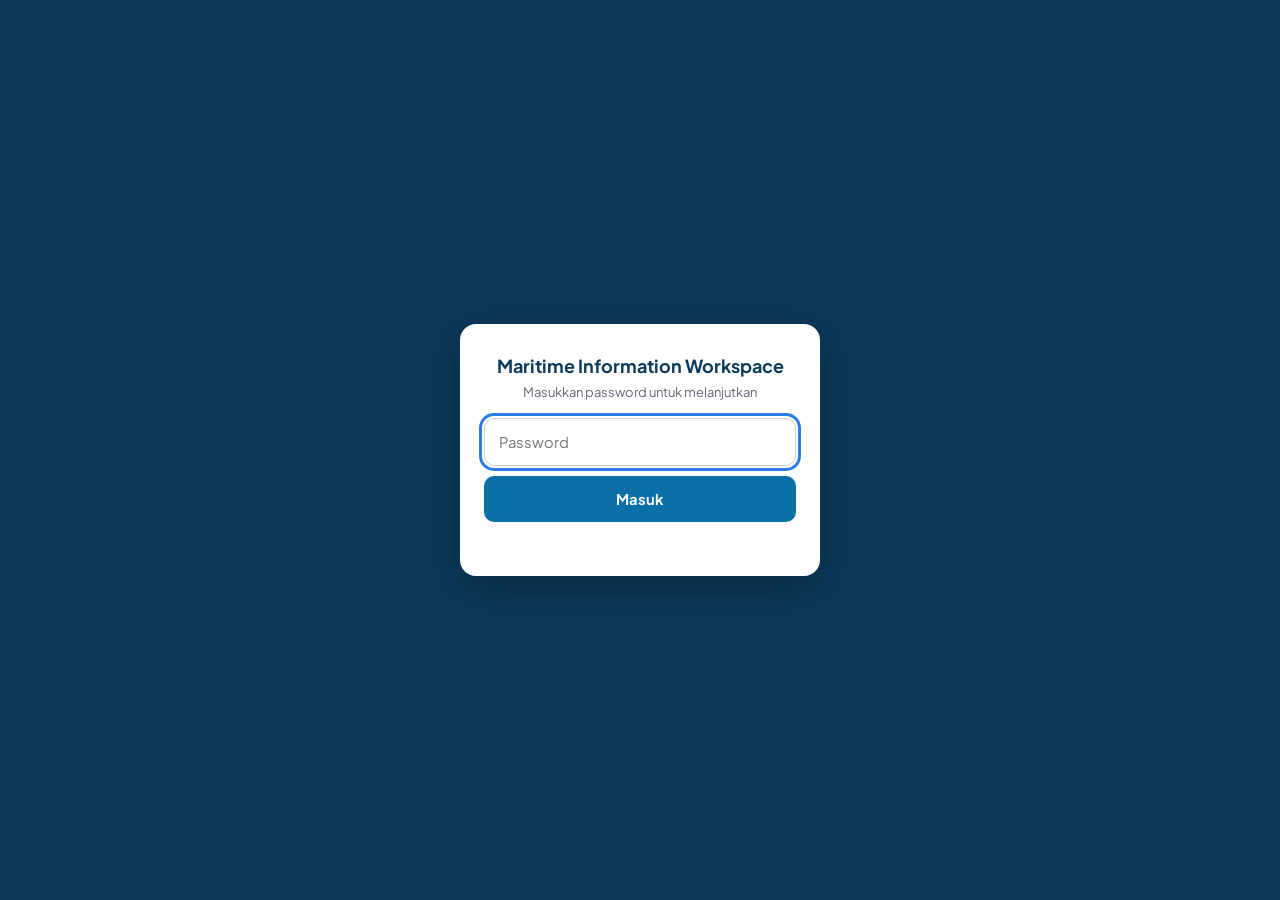
<file: index.html>
<!DOCTYPE html>
<html lang="id">
<head>
<meta charset="utf-8">
<meta name="viewport" content="width=device-width, initial-scale=1">
<title>Maritime Information Workspace</title>
<meta name="description" content="Ruang kerja Tim Kerja Informasi Meteorologi Maritim BMKG: rutinitas operasional, dashboard rekapitulasi, dan layanan khusus.">
<link rel="icon" href="assets/logo-bmkg-placeholder.svg" type="image/svg+xml" id="favicon">
<link rel="preconnect" href="https://fonts.googleapis.com">
<link rel="preconnect" href="https://fonts.gstatic.com" crossorigin>
<link rel="stylesheet" href="https://fonts.googleapis.com/css2?family=Plus+Jakarta+Sans:wght@400;500;600;700;800&display=swap">
<link rel="stylesheet" href="assets/shell.css?v=10">
<style>
  html.locked body > main,
  html.locked body > section,
  html.locked .bar-show,
  html.locked #logout { display: none !important; }
  #gate { position: fixed; inset: 0; z-index: 9999; display: grid; place-items: center;
          background: #0b3a5b; font-family: 'Plus Jakarta Sans', system-ui, sans-serif; padding: 16px; }
  #gate form { background: #fff; width: 100%; max-width: 360px; padding: 28px 24px; border-radius: 16px;
               box-shadow: 0 10px 40px rgba(0,0,0,.3); text-align: center; }
  #gate h1 { font-size: 18px; margin: 0 0 4px; color: #0b3a5b; }
  #gate p { font-size: 13px; color: #667; margin: 0 0 16px; }
  #gate input { width: 100%; box-sizing: border-box; padding: 12px 14px; font: inherit;
                border: 1px solid #c8d3dc; border-radius: 10px; margin-bottom: 10px; }
  #gate button { width: 100%; padding: 12px; font: inherit; font-weight: 700; color: #fff;
                 background: #0b6fa8; border: 0; border-radius: 10px; cursor: pointer; }
  #gate .err { color: #c0392b; font-size: 13px; min-height: 18px; margin-top: 8px; }
  #logout { position: fixed; right: 14px; bottom: 14px; z-index: 900; display: inline-flex; align-items: center; gap: 6px;
            padding: 8px 14px; font: 600 13px 'Plus Jakarta Sans', system-ui, sans-serif; color: #0b3a5b;
            background: rgba(255,255,255,.92); border: 1px solid #c8d3dc; border-radius: 999px; cursor: pointer;
            box-shadow: 0 2px 10px rgba(0,0,0,.15); backdrop-filter: blur(4px); }
  html[data-theme="dark"] #logout { background: rgba(18,33,46,.92); color: #CFE3F5; border-color: #24384A; }
  #logout:hover { background: #fff; color: #c0392b; border-color: #c0392b; }
  #logout svg { width: 16px; height: 16px; fill: none; stroke: currentColor; stroke-width: 2; stroke-linecap: round; stroke-linejoin: round; }
</style>
<style id="tweaks-v11">
  /* ===== Operational Routine: kartu horizontal, pas dengan isi, 3 baris muat tanpa scroll ===== */
  #routine-menu.menu-routine{
    display:grid;grid-template-columns:repeat(4,minmax(0,1fr));grid-template-rows:none;grid-auto-rows:auto;
    align-content:start;align-items:stretch;gap:clamp(10px,1.8vh,16px);
    width:100%;max-width:1240px;margin:0 auto;font-size:16px;min-height:0;overflow:auto;box-sizing:border-box;
    padding:clamp(16px,4vh,40px) clamp(14px,3vw,32px) clamp(46px,6.5vh,60px);
  }
  #routine-menu.menu-routine[hidden]{display:none!important}
  #routine-menu .tool{
    display:grid;grid-template-columns:auto 1fr;grid-template-rows:auto auto;column-gap:14px;row-gap:2px;
    align-items:center;align-content:center;justify-content:stretch;text-align:left;
    min-height:0;height:auto;margin:0;overflow:hidden;
    padding:clamp(12px,2.2vh,20px) 16px;border-left-width:5px;
  }
  #routine-menu .tool .entry-icon{grid-row:1 / span 2;grid-column:1;margin:0;width:46px;height:46px;border-radius:12px;display:grid;place-items:center}
  #routine-menu .tool .entry-icon svg{width:24px;height:24px}
  #routine-menu .tool .entry-title{grid-column:2;grid-row:1;font-size:16.5px;line-height:1.25;align-self:end}
  #routine-menu .tool .entry-desc{grid-column:2;grid-row:2;font-size:13px;line-height:1.35;margin:0;max-width:none;align-self:start}
  #routine-menu .tool:hover{border-color:rgb(var(--tc-rgb));box-shadow:0 6px 18px rgba(var(--tc-rgb),.28)}

  /* warna per baris: biru - oranye - ungu - merah muda (desktop 4 kolom) */
  #routine-menu .tool:nth-child(n+1):nth-child(-n+4){--tc-rgb:37,99,235}
  #routine-menu .tool:nth-child(n+5):nth-child(-n+8){--tc-rgb:232,89,12}
  #routine-menu .tool:nth-child(n+9):nth-child(-n+12){--tc-rgb:147,51,234}
  #routine-menu .tool:nth-child(n+13):nth-child(-n+16){--tc-rgb:219,39,119}
  html[data-theme="dark"] #routine-menu .tool:nth-child(n+1):nth-child(-n+4){--tc-rgb:110,168,255}
  html[data-theme="dark"] #routine-menu .tool:nth-child(n+5):nth-child(-n+8){--tc-rgb:255,154,92}
  html[data-theme="dark"] #routine-menu .tool:nth-child(n+9):nth-child(-n+12){--tc-rgb:196,139,255}
  html[data-theme="dark"] #routine-menu .tool:nth-child(n+13):nth-child(-n+16){--tc-rgb:255,127,181}

  /* tablet: 3 kolom = 5 baris (biru, oranye, ungu, merah muda, biru) */
  @media (max-width:960px){
    #routine-menu.menu-routine{grid-template-columns:repeat(3,minmax(0,1fr))}
    #routine-menu .tool:nth-child(n+1):nth-child(-n+3){--tc-rgb:37,99,235}
    #routine-menu .tool:nth-child(n+4):nth-child(-n+6){--tc-rgb:232,89,12}
    #routine-menu .tool:nth-child(n+7):nth-child(-n+9){--tc-rgb:147,51,234}
    #routine-menu .tool:nth-child(n+10):nth-child(-n+12){--tc-rgb:219,39,119}
    #routine-menu .tool:nth-child(n+13):nth-child(-n+15){--tc-rgb:37,99,235}
    html[data-theme="dark"] #routine-menu .tool:nth-child(n+1):nth-child(-n+3){--tc-rgb:110,168,255}
    html[data-theme="dark"] #routine-menu .tool:nth-child(n+4):nth-child(-n+6){--tc-rgb:255,154,92}
    html[data-theme="dark"] #routine-menu .tool:nth-child(n+7):nth-child(-n+9){--tc-rgb:196,139,255}
    html[data-theme="dark"] #routine-menu .tool:nth-child(n+10):nth-child(-n+12){--tc-rgb:255,127,181}
    html[data-theme="dark"] #routine-menu .tool:nth-child(n+13):nth-child(-n+15){--tc-rgb:110,168,255}
  }
  /* HP: 2 kolom = 7 baris (biru, oranye, ungu, merah muda, biru, oranye, ungu) */
  @media (max-width:620px){
    #routine-menu.menu-routine{grid-template-columns:repeat(2,minmax(0,1fr));padding:12px 12px 56px;gap:8px;font-size:14px}
    #routine-menu .tool{padding:10px;column-gap:10px}
    #routine-menu .tool .entry-icon{width:38px;height:38px}
    #routine-menu .tool .entry-icon svg{width:20px;height:20px}
    #routine-menu .tool .entry-title{font-size:14px}
    #routine-menu .tool .entry-desc{font-size:11.5px}
    #routine-menu .tool:nth-child(n+1):nth-child(-n+2){--tc-rgb:37,99,235}
    #routine-menu .tool:nth-child(n+3):nth-child(-n+4){--tc-rgb:232,89,12}
    #routine-menu .tool:nth-child(n+5):nth-child(-n+6){--tc-rgb:147,51,234}
    #routine-menu .tool:nth-child(n+7):nth-child(-n+8){--tc-rgb:219,39,119}
    #routine-menu .tool:nth-child(n+9):nth-child(-n+10){--tc-rgb:37,99,235}
    #routine-menu .tool:nth-child(n+11):nth-child(-n+12){--tc-rgb:232,89,12}
    #routine-menu .tool:nth-child(n+13):nth-child(-n+14){--tc-rgb:147,51,234}
    html[data-theme="dark"] #routine-menu .tool:nth-child(n+1):nth-child(-n+2){--tc-rgb:110,168,255}
    html[data-theme="dark"] #routine-menu .tool:nth-child(n+3):nth-child(-n+4){--tc-rgb:255,154,92}
    html[data-theme="dark"] #routine-menu .tool:nth-child(n+5):nth-child(-n+6){--tc-rgb:196,139,255}
    html[data-theme="dark"] #routine-menu .tool:nth-child(n+7):nth-child(-n+8){--tc-rgb:255,127,181}
    html[data-theme="dark"] #routine-menu .tool:nth-child(n+9):nth-child(-n+10){--tc-rgb:110,168,255}
    html[data-theme="dark"] #routine-menu .tool:nth-child(n+11):nth-child(-n+12){--tc-rgb:255,154,92}
    html[data-theme="dark"] #routine-menu .tool:nth-child(n+13):nth-child(-n+14){--tc-rgb:196,139,255}
  }

  /* ===== Tombol tema: icon saja, interaktif ===== */
  .theme-switch{gap:4px;padding:4px}
  .theme-switch button{
    width:34px;height:34px;padding:0;gap:0;border-radius:50%;display:inline-grid;place-items:center;cursor:pointer;
    transition:transform .18s ease,background-color .2s ease,box-shadow .2s ease,color .2s ease,opacity .2s ease;
    -webkit-tap-highlight-color:transparent;
  }
  .theme-switch button span{display:none!important}
  .theme-switch button svg{width:18px;height:18px;transition:transform .45s cubic-bezier(.34,1.56,.64,1)}
  .theme-switch button:hover{transform:scale(1.12);background:rgba(255,255,255,.22)}
  .theme-switch button:hover svg{transform:rotate(25deg)}
  .theme-switch button:active{transform:scale(.88)}
  .theme-switch button:focus-visible{outline:2px solid #fff;outline-offset:2px}
  .theme-switch button[aria-pressed="true"]{background:#fff;color:#0B2E4F;opacity:1;box-shadow:0 2px 10px rgba(0,0,0,.28)}
  .theme-switch button[data-theme-set="light"][aria-pressed="true"] svg{transform:rotate(90deg)}
  .theme-switch button[data-theme-set="dark"][aria-pressed="true"] svg{transform:rotate(-20deg)}
</style>
<script>
document.documentElement.classList.add('locked');
(function () {
  var t = null;
  try { t = localStorage.getItem('miw-theme'); } catch (e) {}
  if (t !== 'dark' && t !== 'light') t = (window.matchMedia && matchMedia('(prefers-color-scheme: dark)').matches) ? 'dark' : 'light';
  document.documentElement.setAttribute('data-theme', t);
})();
</script>
</head>
<body>

<!-- PASSWORD GATE -->
<div id="gate">
  <form id="gate-form" autocomplete="off">
    <h1>Maritime Information Workspace</h1>
    <p>Masukkan password untuk melanjutkan</p>
    <input type="password" id="gate-pass" placeholder="Password" autofocus required>
    <button type="submit">Masuk</button>
    <div class="err" id="gate-err" role="alert"></div>
  </form>
</div>

<!-- BERANDA -->
<main id="view-home" class="view" aria-labelledby="home-title">
  <header class="hero">
    <div class="theme-switch" role="group" aria-label="Tampilan">
      <button type="button" data-theme-set="light" aria-pressed="false" title="Mode terang">
        <svg viewBox="0 0 24 24" aria-hidden="true"><circle cx="12" cy="12" r="4"/><path d="M12 2v2M12 20v2M4.9 4.9l1.4 1.4M17.7 17.7l1.4 1.4M2 12h2M20 12h2M4.9 19.1l1.4-1.4M17.7 6.3l1.4-1.4"/></svg><span>Terang</span>
      </button>
      <button type="button" data-theme-set="dark" aria-pressed="false" title="Mode gelap">
        <svg viewBox="0 0 24 24" aria-hidden="true"><path d="M21 12.8A9 9 0 1 1 11.2 3a7 7 0 0 0 9.8 9.8z"/></svg><span>Gelap</span>
      </button>
    </div>
    <svg class="contour" viewBox="0 0 1280 420" preserveAspectRatio="xMidYMid slice" aria-hidden="true"><path d="M-20 40 C35 24.5 85 67.6 140 49.4 C195 35.4 245 65.5 300 54.0 C355 40.0 405 55.7 460 49.2 C515 35.2 565 44.8 620 38.3 C675 24.3 725 40.0 780 28.5 C835 14.5 885 44.6 940 26.4 C995 12.4 1045 55.5 1100 33.4 C1155 19.4 1205 65.4 1260 44.8 C1315 30.8 1365 67.7 1420 53.0"/><path d="M-20 74 C35 65.2 85 111.9 140 93.8 C195 73.8 245 99.2 300 89.2 C355 69.2 405 83.0 460 74.4 C515 54.4 565 74.2 620 59.4 C675 39.4 725 78.6 780 54.1 C835 34.1 885 93.3 940 62.1 C995 42.1 1045 108.4 1100 78.1 C1155 58.1 1205 113.9 1260 91.3 C1315 71.3 1365 106.1 1420 93.0"/><path d="M-20 108 C35 107.0 85 144.2 140 129.9 C195 103.9 245 123.0 300 112.2 C355 86.2 405 109.1 460 91.7 C515 65.7 565 111.8 620 82.0 C675 56.0 725 129.4 780 89.8 C835 63.8 885 150.0 940 109.7 C995 83.7 1045 159.9 1100 128.5 C1155 102.5 1205 152.5 1260 133.6 C1315 107.6 1365 132.7 1420 121.6"/><path d="M-20 142 C35 139.2 85 164.7 140 151.6 C195 119.6 245 145.0 300 125.6 C355 93.6 405 144.6 460 110.6 C515 78.6 565 163.9 620 116.5 C675 84.5 725 190.0 780 139.5 C835 107.5 885 205.3 940 164.1 C995 132.1 1045 199.8 1100 174.0 C1155 142.0 1205 177.0 1260 162.4 C1315 130.4 1365 152.2 1420 137.3"/><path d="M-20 176 C35 168.0 85 178.3 140 170.6 C195 156.6 245 176.5 300 162.8 C355 148.8 405 183.8 460 163.8 C515 149.8 565 195.2 620 172.9 C675 158.9 725 203.2 780 184.2 C835 170.2 885 202.3 940 189.9 C995 175.9 1045 193.3 1100 186.4 C1155 172.4 1205 182.0 1260 175.9 C1315 161.9 1365 176.1 1420 165.5"/><path d="M-20 210 C35 185.0 85 210.2 140 192.2 C195 172.2 245 218.6 300 191.3 C355 171.3 405 234.7 460 202.9 C515 182.9 565 247.6 620 219.2 C675 199.2 725 248.8 780 229.4 C835 209.4 885 237.4 940 226.6 C995 206.6 1045 221.0 1100 212.7 C1155 192.7 1205 210.7 1260 197.0 C1315 177.0 1365 213.3 1420 190.0"/><path d="M-20 244 C35 196.8 85 252.3 140 218.7 C195 192.7 245 272.5 300 231.4 C355 205.4 405 291.0 460 252.6 C515 226.6 565 295.4 620 268.0 C675 242.0 725 282.9 780 267.4 C835 241.4 885 261.8 940 251.1 C995 225.1 1045 246.1 1100 230.1 C1155 204.1 1205 246.4 1260 218.3 C1315 192.3 1365 262.5 1420 223.8"/><path d="M-20 278 C35 214.1 85 308.5 140 258.7 C195 226.7 245 332.9 300 284.2 C355 252.2 405 341.9 460 305.6 C515 273.6 565 329.7 620 308.5 C675 276.5 725 304.3 780 291.0 C835 259.0 885 282.7 940 264.9 C995 232.9 1045 279.4 1100 247.5 C1155 215.5 1205 296.5 1260 250.5 C1315 218.5 1365 322.7 1420 271.9"/><path d="M-20 312 C35 288.1 85 334.5 140 312.8 C195 298.8 245 340.0 300 322.9 C355 308.9 405 336.1 460 325.8 C515 311.8 565 325.5 620 319.5 C675 305.5 725 315.2 780 308.1 C835 294.1 885 312.2 940 299.4 C995 285.4 1045 318.4 1100 299.1 C1155 285.1 1205 329.7 1260 307.4 C1315 293.4 1365 338.5 1420 318.8"/><path d="M-20 346 C35 324.2 85 385.5 140 359.7 C195 339.7 245 382.2 300 366.0 C355 346.0 405 368.1 460 358.9 C515 338.9 565 352.5 620 343.2 C675 323.2 725 346.0 780 329.4 C835 309.4 885 352.8 940 326.6 C995 306.6 1045 368.5 1100 336.8 C1155 316.8 1205 382.4 1260 353.1 C1315 333.1 1365 385.4 1420 364.7"/><path d="M-20 380 C35 368.9 85 429.0 140 405.8 C195 379.8 245 412.3 300 399.5 C355 373.5 405 391.4 460 380.1 C515 354.1 565 380.2 620 360.7 C675 334.7 725 386.3 780 354.2 C835 328.2 885 405.5 940 364.9 C995 338.9 1045 425.1 1100 385.8 C1155 359.8 1205 431.9 1260 402.7 C1315 376.7 1365 421.4 1420 404.5"/></svg>
    <div class="hero-inner">
      <span class="logo-disc logo-lg"><img class="bmkg-logo" alt="Logo BMKG"></span>
      <div>
        <h1 id="home-title">Maritime Information Workspace</h1>
        <p class="hero-sub">Tim Kerja Informasi Meteorologi Maritim BMKG</p>
      </div>
    </div>
  </header>

  <section class="entry-wrap" aria-label="Menu utama">
    <button class="entry entry-routine" data-go="routine">
      <span class="entry-icon" aria-hidden="true">
        <svg viewBox="0 0 24 24"><rect x="4" y="5" width="16" height="15" rx="2"/><path d="M4 10h16M8 3v4M16 3v4M8 14l2 2 4-4"/></svg>
      </span>
      <span class="entry-title">Operational Routine</span>
      <span class="entry-desc">Jadwal tugas harian FoD dan Website penting untuk FoD.</span>
      <span class="entry-cta">Buka rutinitas</span>
    </button>

    <button class="entry entry-dash" data-go="dashboard">
      <span class="entry-icon" aria-hidden="true">
        <svg viewBox="0 0 24 24"><path d="M4 20V10M10 20V4M16 20v-7M22 20H2"/></svg>
      </span>
      <span class="entry-title">Dashboard</span>
      <span class="entry-desc">Rekapitulasi data tim kerja dalam satu tempat.</span>
      <span class="chips"><i data-go-dash="kapal">Kecelakaan Kapal</i><i data-go-dash="rob">Banjir Rob</i><i data-go-dash="ptsp">PTSP</i><i data-go-dash="skk">SKK Migas</i></span>
      <span class="entry-cta">Buka dashboard</span>
    </button>

    <button class="entry entry-special" data-go="layanan">
      <span class="entry-icon" aria-hidden="true">
        <svg viewBox="0 0 24 24"><path d="M12 3l2.6 5.6 6.1.7-4.5 4.2 1.2 6L12 16.4 6.6 19.5l1.2-6L3.3 9.3l6.1-.7z"/></svg>
      </span>
      <span class="entry-title">Layanan Khusus</span>
      <span class="entry-desc">Alat bantu untuk pekerjaan layanan informasi.</span>
      <span class="chips"><i data-go-tool="format-lama">Format Lama PTSP</i><i data-go-tool="convert-pdf">Convert PDF Scan</i><i data-go-tool="satelit-ptsp">Satelit PTSP</i></span>
      <span class="entry-cta">Buka layanan</span>
    </button>
  </section>

</main>

<!-- OPERATIONAL ROUTINE -->
<section id="view-routine" class="view app-view" hidden aria-label="Operational Routine">
  <header class="appbar">
    <button class="btn-home" data-go="home" aria-label="Kembali ke beranda">
      <svg viewBox="0 0 24 24" aria-hidden="true"><path d="M15 5l-7 7 7 7"/></svg><span>Beranda</span>
    </button>
    <span class="logo-disc logo-sm"><img class="bmkg-logo" alt="Logo BMKG"></span>
    <h2 class="appbar-title" id="routine-title">Operational Routine</h2>
    <button class="btn-ghost" id="routine-back" hidden>Semua menu</button>
    <button class="bar-toggle" type="button" data-bar="hide" aria-label="Sembunyikan bilah atas" title="Sembunyikan bilah atas">
      <svg viewBox="0 0 24 24" aria-hidden="true"><path d="M6 15l6-6 6 6"/></svg>
    </button>
  </header>
  <div class="menu-wrap menu-routine" id="routine-menu">
    <button class="tool tool-teal" data-routine="task">
      <span class="entry-icon" aria-hidden="true"><svg viewBox="0 0 24 24"><rect x="8" y="2" width="8" height="4" rx="1"/><path d="M16 4h2a2 2 0 0 1 2 2v14a2 2 0 0 1-2 2H6a2 2 0 0 1-2-2V6a2 2 0 0 1 2-2h2M9 14l2 2 4-4"/></svg></span>
      <span class="entry-title">Task Management</span>
      <span class="entry-desc">Tugas harian Forecaster on Duty.</span>
    </button>
    <a class="tool" target="_blank" rel="noopener" href="https://docs.google.com/presentation/d/1rt07WxfFkarKWsxxVSmUMa9XclEp4lVFe6PXQF7qSEg/edit?slide=id.g3b1c0bfed47_26_0#slide=id.g3b1c0bfed47_26_0">
      <span class="entry-icon" aria-hidden="true"><svg viewBox="0 0 24 24"><path d="M2 3h20M21 3v11a2 2 0 0 1-2 2H5a2 2 0 0 1-2-2V3M7 21l5-5 5 5"/></svg></span>
      <span class="entry-title">Briefing</span>
      <span class="entry-desc">File presentasi briefing.</span>
    </a>
    <a class="tool" target="_blank" rel="noopener" href="https://docs.google.com/presentation/d/19bSiu_AYQqIF3rI4JnlODNpfbVD-F4Mi/edit?usp=sharing&amp;ouid=117535660510936955251&amp;rtpof=true&amp;sd=true">
      <span class="entry-icon" aria-hidden="true"><svg viewBox="0 0 24 24"><circle cx="12" cy="12" r="10"/><path d="m16.24 7.76-1.8 5.4a2 2 0 0 1-1.27 1.27L7.76 16.24l1.8-5.4a2 2 0 0 1 1.27-1.27z"/></svg></span>
      <span class="entry-title">Marine Guidance</span>
      <span class="entry-desc">File pembuatan Marine Guidance.</span>
    </a>
    <a class="tool" target="_blank" rel="noopener" href="http://192.168.222.45/#/">
      <span class="entry-icon" aria-hidden="true"><svg viewBox="0 0 24 24"><circle cx="12" cy="12" r="10"/><path d="M12 2a14.5 14.5 0 0 0 0 20 14.5 14.5 0 0 0 0-20M2 12h20"/></svg></span>
      <span class="entry-title">MeteoFactory</span>
      <span class="entry-desc">Pembuatan produk rutin.</span>
    </a>
    <a class="tool" target="_blank" rel="noopener" href="https://api-maritim.bmkg.go.id/met/studio/">
      <span class="entry-icon" aria-hidden="true"><svg viewBox="0 0 24 24"><rect x="2" y="3" width="20" height="14" rx="2"/><path d="M8 21h8M12 17v4"/></svg></span>
      <span class="entry-title">MFStudio</span>
      <span class="entry-desc">Studio forecast SKK Migas.</span>
    </a>
    <a class="tool" target="_blank" rel="noopener" href="https://api-maritim.bmkg.go.id/met/cuaca-rute/">
      <span class="entry-icon" aria-hidden="true"><svg viewBox="0 0 24 24"><path d="M21 4h-7M10 4H3M21 12h-9M8 12H3M21 20h-5M12 20H3M14 2v4M8 10v4M16 18v4"/></svg></span>
      <span class="entry-title">Otomatisasi PTSP</span>
      <span class="entry-desc">Pembuatan PTSP otomatis.</span>
    </a>
    <a class="tool" target="_blank" rel="noopener" href="https://api-maritim.bmkg.go.id/met/analisis/">
      <span class="entry-icon" aria-hidden="true"><svg viewBox="0 0 24 24"><rect x="2" y="3" width="20" height="14" rx="2"/><path d="M8 21h8M12 17v4"/></svg></span>
      <span class="entry-title">Klimatologi Pusmar</span>
      <span class="entry-desc">Web Klimatologi Pusmar.</span>
    </a>
    <a class="tool" target="_blank" rel="noopener" href="https://maritim.bmkg.go.id/tools/peringatan">
      <span class="entry-icon" aria-hidden="true"><svg viewBox="0 0 24 24"><path d="M10.3 3.9 1.8 18a2 2 0 0 0 1.7 3h17a2 2 0 0 0 1.7-3L13.7 3.9a2 2 0 0 0-3.4 0zM12 9v4M12 17h.01"/></svg></span>
      <span class="entry-title">Tools Warning</span>
      <span class="entry-desc">Tools peringatan dini cuaca maritim.</span>
    </a>
    <a class="tool" target="_blank" rel="noopener" href="https://mms.bmkg.go.id/dtool">
      <span class="entry-icon" aria-hidden="true"><svg viewBox="0 0 24 24"><path d="M14.7 6.3a1 1 0 0 0 0 1.4l1.6 1.6a1 1 0 0 0 1.4 0l3.8-3.8a6 6 0 0 1-7.9 7.9l-6.9 6.9a2.1 2.1 0 0 1-3-3l6.9-6.9a6 6 0 0 1 7.9-7.9z"/></svg></span>
      <span class="entry-title">DTOOL</span>
      <span class="entry-desc">Drifting Tool BMKG.</span>
    </a>
    <a class="tool" target="_blank" rel="noopener" href="https://maritim.bmkg.go.id/inawis">
      <span class="entry-icon" aria-hidden="true"><svg viewBox="0 0 24 24"><path d="M2 8c2.5-3 4.5-3 7 0s4.5 3 7 0 3.5-2 6-1M2 14c2.5-3 4.5-3 7 0s4.5 3 7 0 3.5-2 6-1M2 20c2.5-3 4.5-3 7 0s4.5 3 7 0 3.5-2 6-1"/></svg></span>
      <span class="entry-title">INA-WIS</span>
      <span class="entry-desc">Web INAWIS Maritim BMKG.</span>
    </a>
    <a class="tool" target="_blank" rel="noopener" href="https://api-maritim.bmkg.go.id/modis/aloptama/">
      <span class="entry-icon" aria-hidden="true"><svg viewBox="0 0 24 24"><path d="M4.9 16.1a10 10 0 0 1 0-8.2M19.1 7.9a10 10 0 0 1 0 8.2M8 14a5 5 0 0 1 0-4M16 10a5 5 0 0 1 0 4"/><circle cx="12" cy="12" r="1.6"/></svg></span>
      <span class="entry-title">Aloptama</span>
      <span class="entry-desc">Monitoring MAWS dan VAWS.</span>
    </a>
    <a class="tool" target="_blank" rel="noopener" href="https://signature.bmkg.go.id/aware/dashboard-met/">
      <span class="entry-icon" aria-hidden="true"><svg viewBox="0 0 24 24"><path d="M17.5 19H9a7 7 0 1 1 6.7-9h1.8a4.5 4.5 0 1 1 0 9z"/></svg></span>
      <span class="entry-title">MET-PUBLIK</span>
      <span class="entry-desc">Web Meteorologi Publik.</span>
    </a>
    <a class="tool" target="_blank" rel="noopener" href="https://convertjson-eta.vercel.app/">
      <span class="entry-icon" aria-hidden="true"><svg viewBox="0 0 24 24"><path d="M2 15c2.2-2.5 4.2-2.5 6.5 0s4.3 2.5 6.5 0 3.8-2.2 7 0M2 20c2.2-2.5 4.2-2.5 6.5 0s4.3 2.5 6.5 0 3.8-2.2 7 0"/><path d="M12 3v7M12 13h.01"/></svg></span>
      <span class="entry-title">Peringatan Dini Banjir Rob Indonesia</span>
      <span class="entry-desc">Pembuatan peringatan dini banjir rob Indonesia.</span>
    </a>
  </div>
  <div class="stage" id="stage-routine" hidden></div>
</section>

<!-- DASHBOARD -->
<section id="view-dashboard" class="view app-view" hidden aria-label="Dashboard">
  <header class="appbar appbar-dash">
    <button class="btn-home" data-go="home" aria-label="Kembali ke beranda">
      <svg viewBox="0 0 24 24" aria-hidden="true"><path d="M15 5l-7 7 7 7"/></svg><span>Beranda</span>
    </button>
    <span class="logo-disc logo-sm"><img class="bmkg-logo" alt="Logo BMKG"></span>
    <h2 class="appbar-title">Dashboard</h2>
    <nav class="tabs" role="tablist" aria-label="Pilih dashboard" id="dash-tabs"></nav>
    <button class="bar-toggle" type="button" data-bar="hide" aria-label="Sembunyikan bilah atas" title="Sembunyikan bilah atas">
      <svg viewBox="0 0 24 24" aria-hidden="true"><path d="M6 15l6-6 6 6"/></svg>
    </button>
  </header>
  <div class="stage" id="stage-dashboard"></div>
</section>

<!-- LAYANAN KHUSUS -->
<section id="view-layanan" class="view app-view" hidden aria-label="Layanan Khusus">
  <header class="appbar">
    <button class="btn-home" data-go="home" aria-label="Kembali ke beranda">
      <svg viewBox="0 0 24 24" aria-hidden="true"><path d="M15 5l-7 7 7 7"/></svg><span>Beranda</span>
    </button>
    <span class="logo-disc logo-sm"><img class="bmkg-logo" alt="Logo BMKG"></span>
    <h2 class="appbar-title" id="layanan-title">Layanan Khusus</h2>
    <button class="btn-ghost" id="layanan-back" hidden>Semua layanan</button>
    <button class="bar-toggle" type="button" data-bar="hide" aria-label="Sembunyikan bilah atas" title="Sembunyikan bilah atas">
      <svg viewBox="0 0 24 24" aria-hidden="true"><path d="M6 15l6-6 6 6"/></svg>
    </button>
  </header>
  <div class="menu-wrap" id="layanan-menu">
    <button class="tool" data-tool="format-lama">
      <span class="entry-icon" aria-hidden="true"><svg viewBox="0 0 24 24"><path d="M7 3h7l5 5v13H7zM14 3v5h5M10 13h6M10 17h6"/></svg></span>
      <span class="entry-title">Format Lama PTSP</span>
      <span class="entry-desc">Mengubah format otomatis ke format lama PTSP.</span>
    </button>
    <button class="tool" data-tool="convert-pdf">
      <span class="entry-icon" aria-hidden="true"><svg viewBox="0 0 24 24"><path d="M6 3h8l4 4v14H6zM14 3v4h4M9 12h6M9 16h4"/><path d="M3 9v3M3 15v-1" /></svg></span>
      <span class="entry-title">Convert PDF Scan</span>
      <span class="entry-desc">Ubah PDF hasil scan menjadi PDF teks.</span>
    </button>
    <button class="tool" data-tool="satelit-ptsp">
      <span class="entry-icon" aria-hidden="true"><svg viewBox="0 0 24 24"><path d="M13 7 9 3 5 7l4 4M17 11l4 4-4 4-4-4M8 12l4 4 6-6-4-4zM16 8l3-3M9 21a6 6 0 0 0-6-6"/></svg></span>
      <span class="entry-title">Satelit PTSP</span>
      <span class="entry-desc">Unduh dan pratinjau citra satelit untuk PTSP.</span>
    </button>
  </div>
  <div class="stage" id="stage-layanan" hidden></div>
</section>

<button class="bar-show" type="button" id="bar-show" data-bar="show" aria-label="Tampilkan bilah atas" title="Tampilkan bilah atas">
  <svg viewBox="0 0 24 24" aria-hidden="true"><path d="M6 9l6 6 6-6"/></svg>
</button>

<button type="button" id="logout" aria-label="Keluar" title="Keluar">
  <svg viewBox="0 0 24 24" aria-hidden="true"><path d="M9 21H5a2 2 0 0 1-2-2V5a2 2 0 0 1 2-2h4M16 17l5-5-5-5M21 12H9"/></svg><span>Keluar</span>
</button>

<script>
(function () {
  var HASH = "ae5befed0070c213ee6377b7dbcc54124beebffe37b8b29935503fd98fee3f10";   // hash SHA-256 dari password kamu
  var KEY  = "mw_auth";

  function sha256(str) {
    return crypto.subtle.digest('SHA-256', new TextEncoder().encode(str)).then(function (buf) {
      return Array.from(new Uint8Array(buf)).map(function (b) {
        return b.toString(16).padStart(2, '0');
      }).join('');
    });
  }

  function unlock() {
    var g = document.getElementById('gate');
    if (g) g.remove();
    document.documentElement.classList.remove('locked');
    var s = document.createElement('script');
    s.src = 'assets/shell.js?v=13';
    document.body.appendChild(s);
  }

  document.getElementById('logout').addEventListener('click', function () {
    sessionStorage.removeItem(KEY);
    location.reload();
  });

  if (sessionStorage.getItem(KEY) === HASH) { unlock(); return; }

  document.getElementById('gate-form').addEventListener('submit', function (e) {
    e.preventDefault();
    var input = document.getElementById('gate-pass');
    sha256(input.value).then(function (h) {
      if (h === HASH) {
        sessionStorage.setItem(KEY, HASH);
        unlock();
      } else {
        document.getElementById('gate-err').textContent = 'Password salah.';
        input.value = '';
        input.focus();
      }
    });
  });
})();
</script>
</body>
</html>
</file>
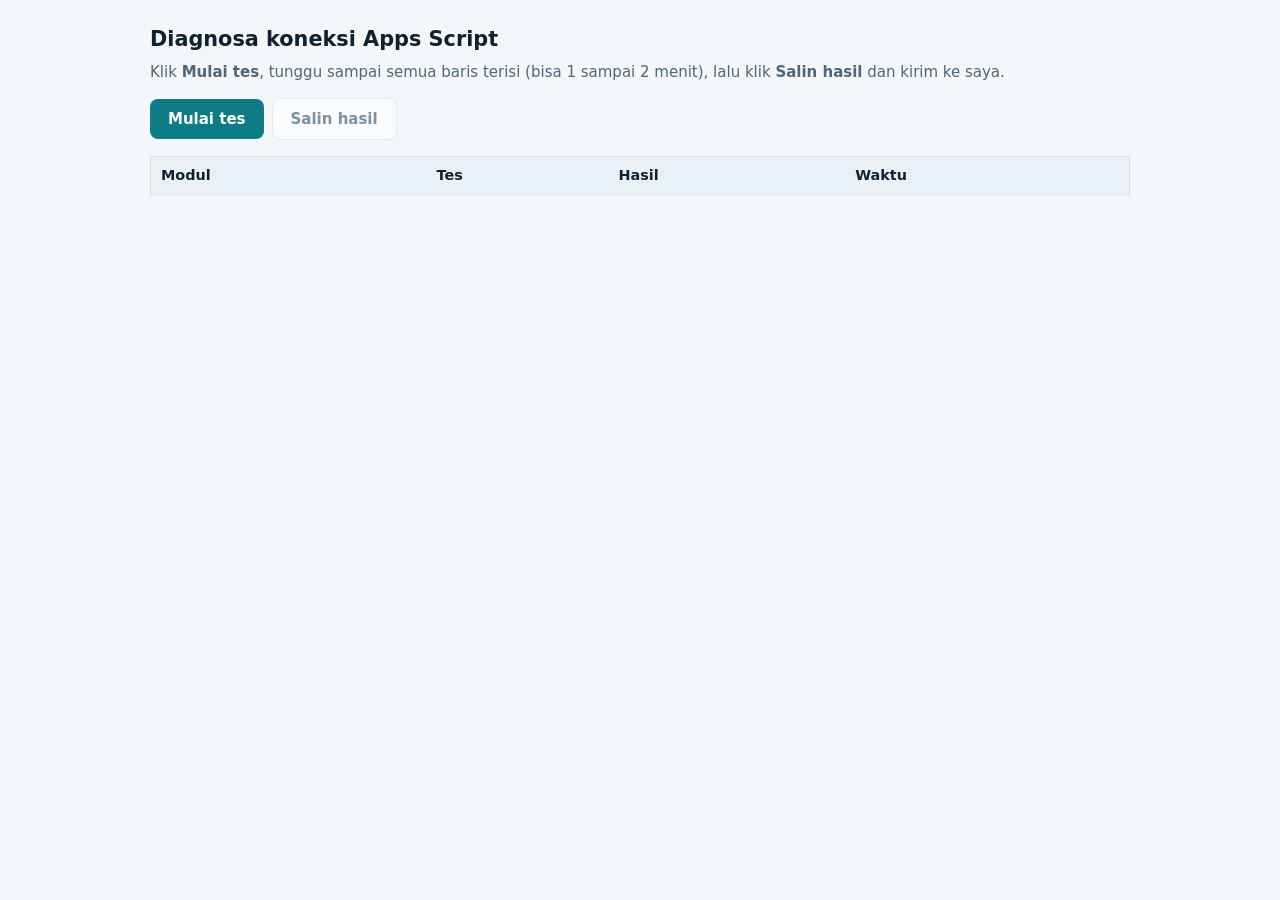
<file: diagnosa.html>
<!DOCTYPE html>
<html lang="id"><head><meta charset="utf-8"><meta name="viewport" content="width=device-width,initial-scale=1">
<title>Diagnosa koneksi Apps Script</title>
<style>
body{font:15px/1.5 system-ui,Segoe UI,Arial,sans-serif;margin:0;padding:24px;background:#F3F7FA;color:#102232}
main{max-width:980px;margin:0 auto}
h1{font-size:1.3rem;margin:0 0 4px}
p{margin:6px 0 14px;color:#51667A}
button{font:inherit;font-weight:600;padding:9px 18px;border-radius:8px;border:0;background:#0E7C86;color:#fff;cursor:pointer;margin-right:8px}
button.sec{background:#fff;color:#0B2E4F;border:1px solid #D5E0E8}
button:disabled{opacity:.5}
table{width:100%;border-collapse:collapse;background:#fff;margin-top:16px;border:1px solid #D5E0E8}
th,td{padding:8px 10px;border-bottom:1px solid #E5ECF1;text-align:left;vertical-align:top;font-size:.9rem}
th{background:#EAF1F6}
.ok{color:#0A7A3B;font-weight:700}.bad{color:#B3261E;font-weight:700}.wait{color:#8A6A00}
code{font-size:.82rem;word-break:break-all}
</style></head><body><main>
<h1>Diagnosa koneksi Apps Script</h1>
<p>Klik <b>Mulai tes</b>, tunggu sampai semua baris terisi (bisa 1 sampai 2 menit), lalu klik <b>Salin hasil</b> dan kirim ke saya.</p>
<button id="go">Mulai tes</button><button id="copy" class="sec" disabled>Salin hasil</button>
<table><thead><tr><th>Modul</th><th>Tes</th><th>Hasil</th><th>Waktu</th></tr></thead><tbody id="rows"></tbody></table>
<script src="assets/config.js"></script>
<script>
var rows=document.getElementById('rows'), report=[];
function add(app,test){var tr=document.createElement('tr');tr.innerHTML='<td>'+app+'</td><td>'+test+'</td><td class="wait">berjalan...</td><td></td>';rows.appendChild(tr);return tr;}
function done(tr,ok,msg,ms,app,test){tr.children[2].className=ok?'ok':'bad';tr.children[2].textContent=msg;tr.children[3].textContent=ms+' ms';report.push(app+' | '+test+' | '+(ok?'OK':'GAGAL')+' | '+msg+' | '+ms+' ms');}
function short(u){return u.replace(/(macros\/(?:a\/[^/]+\/)?s\/.{6}).*(\/exec)/,'$1...$2');}
async function t(app,test,fn){var tr=add(app,test),t0=Date.now();
  try{var m=await fn();done(tr,true,m,Date.now()-t0,app,test);}catch(e){done(tr,false,(e.name||'Error')+': '+e.message,Date.now()-t0,app,test);}}
function post(url,fn,args,mode){return fetch(url,{method:'POST',mode:mode||'cors',redirect:'follow',headers:{'Content-Type':'text/plain;charset=utf-8'},body:JSON.stringify({fn:fn,args:args||[]})});}
async function cors(url,fn,args){var r=await post(url,fn,args);var txt=await r.text();var j;try{j=JSON.parse(txt)}catch(e){throw new Error('HTTP '+r.status+', bukan JSON: '+txt.slice(0,80).replace(/\s+/g,' '))}
  if(!j.ok)throw new Error('server membalas galat: '+j.error);return 'JSON ok ('+JSON.stringify(j.result).slice(0,70)+')';}
async function nocors(url,fn,args){await post(url,fn,args,'no-cors');return 'permintaan terkirim (jawaban tidak terbaca, normal)';}
document.getElementById('go').onclick=async function(){
  this.disabled=true;rows.innerHTML='';report=['Browser: '+navigator.userAgent,'Halaman: '+location.href];
  var cfg=window.MIW_CONFIG,apps=Object.keys(cfg);
  for(var i=0;i<apps.length;i++){var a=apps[i],u=cfg[a];
    report.push('URL '+a+': '+short(u));
    if(/^ISI_URL/.test(u)){await t(a,'URL di config.js',async function(){throw new Error('belum diisi')});continue;}
    await t(a,'Buka alamat (GET)',async function(){await fetch(u,{mode:'no-cors'});return 'alamat terjangkau';});
    await t(a,'bridgePing (baca JSON)',function(){return cors(u,'bridgePing')});
    await t(a,'bridgePing (tanpa CORS)',function(){return nocors(u,'bridgePing')});
  }
  if(cfg.fod&&!/^ISI_URL/.test(cfg.fod)){var f=cfg.fod;
    await t('fod','getOperationalDate',function(){return cors(f,'getOperationalDate')});
    var types=['synergie','upt','mfstudio','diseminasi','rob'];
    for(var k=0;k<types.length;k++){var ty=types[k];
      await t('fod','monitoring: '+ty,(function(x){return function(){return cors(f,'getMonitoringEmbedUrl',[x,false])}})(ty));
    }
  }
  document.getElementById('copy').disabled=false;this.disabled=false;
};
document.getElementById('copy').onclick=function(){var s=report.join('\n');
  (navigator.clipboard?navigator.clipboard.writeText(s):Promise.reject()).then(function(){alert('Hasil tersalin.')},function(){prompt('Salin teks ini:',s)});};
</script></main></body></html>
</file>
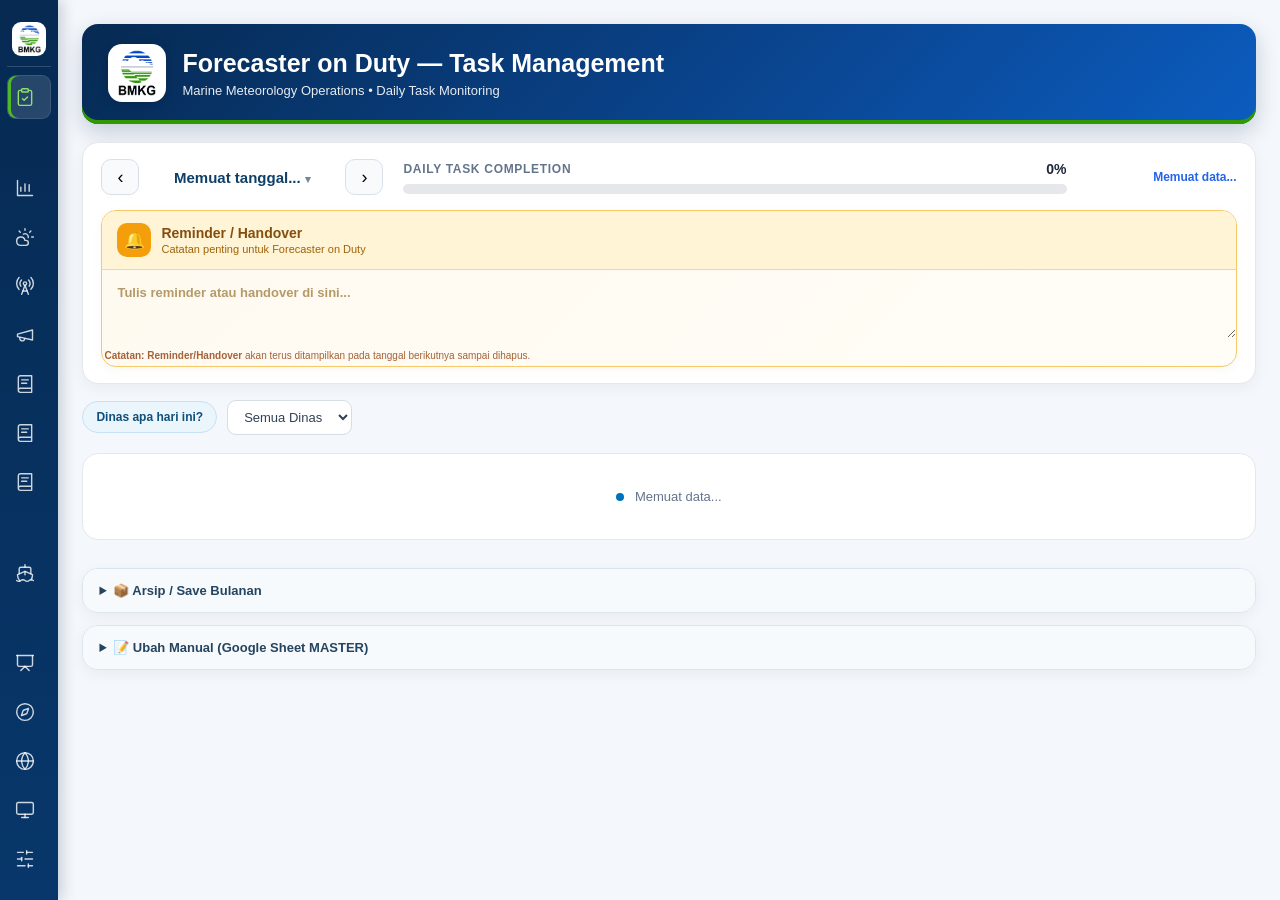
<file: apps/fod.html>
<!DOCTYPE html>
<html>

<head>
<script src="../assets/config.js?v=4"></script>
<script src="../assets/gas-bridge.js?v=4" data-app="fod"></script>


<meta name="viewport"
      content="width=device-width, initial-scale=1">

<title>
Forecaster on Duty — Task Management
</title>

<link rel="preconnect" href="https://docs.google.com">
<link rel="preconnect" href="https://ssl.gstatic.com">
<style>

* {
  box-sizing: border-box;
}

body {
  margin: 0;
  padding: 0;
  background: #f4f7fb;
  color: #1f2937;
  font-family:
    Inter,
    Arial,
    Helvetica,
    sans-serif;
}

.container {
  width: min(1500px, 96%);
  margin: 24px auto 40px;
}


 

.title-box {

  background:
    linear-gradient(
      135deg,
      #062a52 0%,
      #0a4590 58%,
      #0b5cbf 100%
    );

  color: white;

  border-radius: 16px;

  padding: 20px 26px 22px;

   
  box-shadow:
    inset 0 -4px 0 #309900,
    0 8px 22px
    rgba(6, 42, 82, 0.20);

  display: flex;

  align-items: center;

  gap: 16px;

  margin-bottom: 18px;
}

:root {
  --bmkg-logo: url("[data-uri]");
}

.bmkg-logo {
  display: block;
  width: 100%;
  height: 100%;
  background: var(--bmkg-logo) center / contain no-repeat;
}

.title-icon {

  width: 58px;
  height: 58px;

  padding: 6px;

  border-radius: 14px;

  background: #ffffff;

  box-shadow: 0 2px 8px rgba(0,0,0,.18);

  display: flex;

  align-items: center;
  justify-content: center;

  flex-shrink: 0;
}

.title-text h1 {

  margin: 0;

  font-size: 25px;

  line-height: 1.2;

  font-weight: 750;
}

.title-text p {

  margin: 5px 0 0;

  font-size: 13px;

  opacity: .90;
}


 

.top-panel {

  background: white;

  border: 1px solid #e5e7eb;

  border-radius: 16px;

  padding: 16px 18px;

  box-shadow:
    0 4px 15px
    rgba(15,23,42,.05);

  margin-bottom: 16px;
}

.top-row {

  display: grid;

  grid-template-columns:
    auto 1fr auto;

  align-items: center;

  gap: 20px;
}


 

.date-control {

  display: flex;

  align-items: center;

  gap: 8px;
}

.date-button {

  border:
    1px solid #d8e0ea;

  background: #f8fafc;

  width: 38px;
  height: 36px;

  border-radius: 10px;

  cursor: pointer;

  font-size: 18px;
}

.date-button:hover {

  background: #eef5fb;

  border-color: #9fc7e5;
}

.date-display {

  min-width: 190px;

  text-align: center;

  font-weight: 700;

  color: #0f3f67;

  font-size: 15px;
}


 

.progress-wrapper {
  min-width: 0;
}

.progress-title-row {

  display: flex;

  align-items: center;

  justify-content: space-between;

  margin-bottom: 7px;
}

.progress-title {

  font-size: 12px;

  font-weight: 700;

  color: #64748b;

  text-transform: uppercase;

  letter-spacing: .7px;
}

.progress-percent {

  font-size: 14px;

  font-weight: 800;
}

.progress-track {

  width: 100%;

  height: 10px;

  border-radius: 99px;

  background: #e5e7eb;

  overflow: hidden;
}

.progress-bar {

  height: 100%;

  width: 0%;

  border-radius: 99px;

  transition:
    width .3s ease,
    background .3s ease;

  background: #f59e0b;
}

.progress-bar.green {
  background: #16a34a;
}

.progress-bar.yellow {
  background: #f59e0b;
}

.progress-bar.red {
  background: #dc2626;
}


 

.save-status {

  font-size: 12px;

  min-width: 150px;

  text-align: right;

  color: #64748b;

  font-weight: 650;

  white-space: nowrap;

  opacity: 1;
}

.save-status.saving {
  color: #2563eb;
}

.save-status.saved {
  color: #16a34a;
}

.save-status.failed {
  color: #dc2626;
}


 

.reminder-box {

  margin-top: 15px;

  border-radius: 15px;

  border:
    1px solid #f3c969;

  background:
    linear-gradient(
      135deg,
      #fffaf0,
      #fffdf7
    );

  overflow: hidden;

  box-shadow:
    0 3px 10px
    rgba(146,93,0,.05);
}

.reminder-header {

  display: flex;

  align-items: center;

  gap: 10px;

  padding: 12px 15px;

  background: #fff4d6;

  border-bottom:
    1px solid #f3d78d;
}

.reminder-icon {

  width: 34px;
  height: 34px;

  border-radius: 10px;

  display: flex;

  align-items: center;
  justify-content: center;

  background: #f59e0b;

  color: white;

  font-size: 17px;

  flex-shrink: 0;
}

.reminder-title {

  font-size: 14px;

  font-weight: 900;

  color: #854d0e;
}

.reminder-subtitle {

  font-size: 11px;

  color: #a16207;

  margin-top: 2px;
}

.reminder-input {

  width: 100%;

  min-height: 68px;

  resize: vertical;

  border: 0;

  outline: none;

  background: transparent;

  padding: 13px 15px 15px;

  font-family: inherit;

  font-size: 13px;

  color: #374151;

  line-height: 1.5;
  font-weight: 700 !important;
}

.reminder-input::placeholder {
  color: #b49a68;
}


 

.filter-row {

  display: flex;

  align-items: center;

  gap: 10px;

  margin: 16px 0 18px;
}

.filter-label {

  font-size: 12px;

  font-weight: 800;

  color: #0f4f7a;

  background: #eaf5fc;

  border: 1px solid #c7e2f4;

  border-radius: 999px;

  padding: 8px 13px;

  white-space: nowrap;
}

.filter-select {

  border:
    1px solid #d5dde7;

  background: white;

  border-radius: 9px;

  padding: 8px 12px;

  font-family: inherit;

  font-size: 13px;

  color: #334155;

  outline: none;

  cursor: pointer;
}


 

.loading {

  background: white;

  border-radius: 16px;

  border:
    1px solid #e5e7eb;

  padding: 35px;

  text-align: center;

  color: #64748b;

  font-size: 13px;
}

.loading-dot {

  display: inline-block;

  width: 8px;
  height: 8px;

  border-radius: 50%;

  background: #0072bc;

  margin-right: 7px;

  animation: pulse 1s infinite;
}

@keyframes pulse {

  0%,100% {
    opacity: .3;
  }

  50% {
    opacity: 1;
  }
}


 

.dashboard-grid {

  display: flex;
  flex-direction: column;
  gap: 16px;
}

.dashboard-row {

  display: grid;
  grid-template-columns: repeat(2, minmax(0, 1fr));
  gap: 16px;
  align-items: stretch;
}

.dinas-card {

  border-radius: 16px;

  border: 1px solid;

  overflow: hidden;

  box-shadow:
    0 5px 16px
    rgba(15,23,42,.05);

  min-width: 0;
}

 

.ps1 {
  background: #f0f7ff;
  border-color: #c5def5;
}

.ps2 {
  background: #f1faf5;
  border-color: #c7e7d2;
}

.ps3 {
  background: #f7f2ff;
  border-color: #dcccf5;
}

.pf1 {
  background: #fff7ed;
  border-color: #f2d4b2;
}

.pf2 {
  background: #effbfc;
  border-color: #c5e8eb;
}

.ma {
  background: #fffbed;
  border-color: #eadca8;
}

.mb {
  background: #fff2f7;
  border-color: #eccbd9;
}


 

.card-header {

  padding: 13px 14px;

  display: flex;

  align-items: center;

  justify-content: space-between;

  gap: 12px;

  border-bottom:
    1px solid
    rgba(100,116,139,.13);
}

.dinas-title-wrap {
  display: flex;
  align-items: center;
  gap: 9px;
  min-width: 0;
}

.dinas-progress-ring {
  --progress: 0%;
  width: 34px;
  height: 34px;
  flex: 0 0 34px;
  border-radius: 50%;
  background: conic-gradient(#2563eb var(--progress), #e5e7eb 0);
  display: grid;
  place-items: center;
  position: relative;
}

.dinas-progress-ring::after {
  content: '';
  width: 26px;
  height: 26px;
  border-radius: 50%;
  background: #fff;
  position: absolute;
}

.dinas-progress-ring span {
  position: relative;
  z-index: 1;
  font-size: 8px;
  font-weight: 800;
  color: #334155;
}

.card-title {

  font-size: 16px;

  font-weight: 800;

  color: #24364a;

  white-space: nowrap;

  overflow: hidden;

  text-overflow: ellipsis;
}

.fod-select {

  min-width: 145px;

  max-width: 190px;

  border:
    1px solid #cbd5e1;

  background:
    rgba(255,255,255,.85);

  border-radius: 9px;

  padding: 7px 10px;

  color: #334155;

  font-family: inherit;

  font-size: 12px;

  font-weight: 600;

  outline: none;

  cursor: pointer;

  flex-shrink: 0;
}


.pj-fod-selects {
  display: flex;
  gap: 6px;
  align-items: center;
  flex-shrink: 0;
}

.pj-fod-select {
  min-width: 105px;
  max-width: 120px;
}

 

.task-head {

  display: grid;

  grid-template-columns:
    minmax(0,1fr) 150px;

  padding: 8px 14px;

  background:
    rgba(255,255,255,.45);

  border-bottom:
    1px solid
    rgba(100,116,139,.10);

  color: #64748b;

  font-size: 10px;

  font-weight: 800;

  letter-spacing: .8px;

  text-transform: uppercase;
}

.task-head div:last-child {
  text-align: center;
}

.task-row {

  display: grid;

  grid-template-columns:
    minmax(0,1fr) 150px;

  align-items: center;

  min-height: 48px;

  padding: 7px 14px;

  border-bottom:
    1px solid
    rgba(100,116,139,.10);

  background:
    rgba(255,255,255,.18);
}

.task-row:last-child {
  border-bottom: 0;
}

.task-name {

  font-size: 12px;

  line-height: 1.45;

  color: #334155;

  padding-right: 15px;
}


 

.status-select {

  width: 100%;

  border-radius: 8px;

  padding: 7px 9px;

  font-family: inherit;

  font-size: 11px;

  font-weight: 700;

  text-align: center;

  outline: none;

  cursor: pointer;

  border:
    1px solid transparent;

  transition:
    background .15s ease,
    color .15s ease,
    border-color .15s ease;
}

.status-select.done {

  background: #dcfce7;

  color: #166534;

  border-color: #bbf7d0;
}

.status-select.always-on {

  background: #dbeafe;

  color: #1d4ed8;

  border-color: #bfdbfe;
}

.status-select.diluar-jadwal {

  background: #fef3c7;

  color: #92400e;

  border-color: #fde68a;
}

.status-select.bermasalah {

  background: #fee2e2;

  color: #b91c1c;

  border-color: #fecaca;
}

.status-select.pending {

  background: #f8fafc;

  color: #64748b;

  border-color: #cbd5e1;
}


 

.quote-card {

  border-radius: 16px;

  border: 1px solid #cfe0f0;

  overflow: hidden;

  background: linear-gradient(135deg, #f7fbff, #eef7fd);

  box-shadow:
    0 5px 16px
    rgba(15,23,42,.05);

  min-width: 0;

  height: 100%;

  display: flex;
  flex-direction: column;
}

.quote-header {

  display: flex;
  align-items: center;
  gap: 10px;

  padding: 13px 14px;

  background: rgba(255,255,255,.42);

  border-bottom: 1px solid rgba(100,116,139,.13);
}

.quote-icon {

  width: 34px;
  height: 34px;

  border-radius: 10px;

  display: flex;
  align-items: center;
  justify-content: center;

  background: #0072bc;
  color: white;

  font-size: 17px;
  flex-shrink: 0;
}

.quote-title {

  font-size: 15px;
  font-weight: 800;
  color: #23425c;
}

.quote-subtitle {

  margin-top: 2px;
  font-size: 11px;
  color: #64809a;
}

.quote-input {

  width: 100%;
  flex: 1;

  min-height: 150px;

  resize: none;
  border: 0;
  outline: none;

  background: transparent;

  padding: 20px 20px 22px;

  font-family: inherit;
  font-size: 21px;
  font-style: italic;
  font-weight: 600;
  line-height: 1.55;
  text-align: center;
  color: #31546f;
}

.quote-input::placeholder {
  color: #8aa4b8;
  opacity: .9;
}

.reminder-note {

  margin-top: 7px;

  padding: 0 2px 2px;

  font-size: 10px;

  line-height: 1.45;

  color: #92400e;

  opacity: .82;
}



 

.archive-panel {
  margin-top: 28px;
  border: 1px solid #dbe5ef;
  border-radius: 16px;
  background: white;
  box-shadow: 0 4px 15px rgba(15,23,42,.05);
  overflow: hidden;
}

.master-panel {
  margin-top: 12px;
}

.archive-panel summary {
  cursor: pointer;
  padding: 14px 16px;
  font-size: 13px;
  font-weight: 800;
  color: #24445f;
  background: #f7fafc;
}

.archive-body {
  padding: 16px;
}

.archive-controls {
  display: flex;
  flex-wrap: wrap;
  align-items: center;
  gap: 10px;
}

.archive-select,
.archive-year {
  border: 1px solid #cbd5e1;
  background: white;
  border-radius: 9px;
  padding: 9px 11px;
  font-family: inherit;
  font-size: 12px;
  color: #334155;
  outline: none;
}

.archive-year {
  width: 90px;
}

.archive-button {
  border: 0;
  border-radius: 9px;
  padding: 9px 13px;
  font-family: inherit;
  font-size: 12px;
  font-weight: 750;
  cursor: pointer;
}

.archive-button.export {
  background: #0072bc;
  color: white;
}

.archive-button.delete {
  background: #fee2e2;
  color: #b91c1c;
}

.archive-button:disabled {
  opacity: .55;
  cursor: not-allowed;
}

.archive-status {
  margin-top: 11px;
  font-size: 11px;
  line-height: 1.5;
  color: #64748b;
}

.archive-note {
  margin-top: 10px;
  font-size: 10px;
  line-height: 1.45;
  color: #64748b;
}

.archive-status.ok {
  color: #166534;
}

.archive-status.warn {
  color: #92400e;
}

.archive-status.error {
  color: #b91c1c;
}

.archive-modal {
  position: fixed;
  inset: 0;
  background: rgba(15,23,42,.45);
  display: none;
  align-items: center;
  justify-content: center;
  z-index: 1000;
  padding: 20px;
}

.archive-modal-box {
  width: min(380px, 100%);
  background: white;
  border-radius: 16px;
  padding: 20px;
  box-shadow: 0 18px 50px rgba(15,23,42,.22);
}

.archive-modal-title {
  font-size: 15px;
  font-weight: 800;
  color: #24364a;
}

.archive-modal-text {
  margin-top: 6px;
  font-size: 11px;
  line-height: 1.5;
  color: #64748b;
}

.archive-password {
  width: 100%;
  margin-top: 14px;
  padding: 10px 11px;
  border: 1px solid #cbd5e1;
  border-radius: 9px;
  outline: none;
  font-family: inherit;
}

.archive-modal-actions {
  display: flex;
  justify-content: flex-end;
  gap: 8px;
  margin-top: 14px;
}

 

.task-head.editable,
.task-row.editable {
  grid-template-columns:
    minmax(0,1fr) 150px 30px;
}

.task-del {
  width: 22px;
  height: 22px;
  padding: 0;
  border: 0;
  border-radius: 50%;
  background: #fee2e2;
  color: #dc2626;
  font-family: inherit;
  font-size: 14px;
  font-weight: 800;
  line-height: 1;
  cursor: pointer;
  display: flex;
  align-items: center;
  justify-content: center;
  justify-self: end;
  transition: background .15s ease, color .15s ease;
}

.task-del:hover,
.task-del:focus-visible {
  background: #dc2626;
  color: #fff;
}

.add-task-row {
  padding: 8px 14px 10px;
  border-top: 1px solid rgba(100,116,139,.10);
}

.add-task-btn {
  position: relative;
  width: 26px;
  height: 26px;
  padding: 0;
  border-radius: 50%;
  border: 1px dashed #94a3b8;
  background: rgba(255,255,255,.7);
  color: #475569;
  font-family: inherit;
  font-size: 17px;
  line-height: 1;
  cursor: pointer;
  transition: background .15s ease, border-color .15s ease, color .15s ease;
}

.add-task-btn:hover,
.add-task-btn:focus-visible {
  background: #fff;
  border-color: #475569;
  color: #0f172a;
}

.add-task-btn::after {
  content: attr(data-tip);
  position: absolute;
  left: calc(100% + 8px);
  top: 50%;
  transform: translateY(-50%);
  padding: 5px 9px;
  border-radius: 7px;
  background: #1e293b;
  color: #fff;
  font-size: 11px;
  font-weight: 600;
  white-space: nowrap;
  opacity: 0;
  pointer-events: none;
  transition: opacity .12s ease;
  z-index: 5;
}

.add-task-btn:hover::after,
.add-task-btn:focus-visible::after {
  opacity: 1;
}

.fod-field-label {
  display: block;
  margin-top: 14px;
  font-size: 11px;
  font-weight: 800;
  color: #475569;
}

.fod-text-input {
  width: 100%;
  box-sizing: border-box;
  margin-top: 6px;
  padding: 10px 11px;
  border: 1px solid #cbd5e1;
  border-radius: 9px;
  outline: none;
  font-family: inherit;
  font-size: 12px;
}

.fod-text-input:focus {
  border-color: #64748b;
}

.fod-days {
  display: grid;
  grid-template-columns: repeat(2, minmax(0, 1fr));
  gap: 7px 12px;
  margin-top: 8px;
}

.fod-day {
  display: flex;
  align-items: center;
  gap: 7px;
  font-size: 12px;
  color: #334155;
  cursor: pointer;
}

.fod-day input {
  width: 15px;
  height: 15px;
  margin: 0;
  accent-color: #2563eb;
}

.fod-day.disabled {
  opacity: .45;
  cursor: not-allowed;
}

#addTaskModal .archive-modal-box {
  max-height: 90vh;
  overflow-y: auto;
}

.fod-template-preview {
  margin-top: 8px;
  font-size: 11px;
  line-height: 1.5;
  color: #475569;
  white-space: pre-line;
}

.fod-day-note {
  font-weight: 500;
  font-size: 11px;
  color: #64748b;
}

.fod-day.every {
  grid-column: 1 / -1;
  font-weight: 700;
}

.fod-modal-error {
  min-height: 14px;
  margin-top: 10px;
  font-size: 11px;
  line-height: 1.4;
  color: #b91c1c;
}

#deleteTaskNo:focus-visible {
  outline: 2px solid #2563eb;
  outline-offset: 2px;
}

@media (max-width: 620px) {
  .task-head.editable,
  .task-row.editable {
    grid-template-columns:
      minmax(0,1fr) 125px 28px;
  }
}

 

.task-row.editable .task-name {
  cursor: grab;
}

body.task-dragging,
body.task-dragging * {
  cursor: grabbing !important;
  user-select: none;
  -webkit-user-select: none;
}

.task-row.drag-shift {
  transition: transform .14s ease;
}

.task-row.dragging {
  position: relative;
  z-index: 20;
  background: #fff;
  border-radius: 8px;
  box-shadow: 0 8px 22px rgba(15,23,42,.18);
}

 

.empty {

  padding: 30px;

  text-align: center;

  color: #94a3b8;

  font-size: 12px;
}

.error-box {

  background: #fff1f2;

  border:
    1px solid #fecdd3;

  color: #be123c;

  border-radius: 14px;

  padding: 16px;

  font-size: 13px;

  line-height: 1.5;
}


.monitoring-workspace.marine-guidance-direct .monitoring-frame-wrap {
  height: calc(100vh - 42px);
  min-height: 650px;
  overflow: hidden;
}

.monitoring-workspace.marine-guidance-direct .monitoring-frame-marine-guidance {
  width: 100%;
  height: 100%;
  border: 0;
  transform: none;
  transform-origin: top left;
  display: block;
}

.marine-guidance-edit {
  margin-left: 6px;
}

 

@media (max-width: 900px) {

  .top-row {

    grid-template-columns: 1fr;
    gap: 12px;
  }

  .save-status {
    text-align: left;
  }

  .dashboard-row {
    grid-template-columns: 1fr;
  }
}


@media (max-width: 620px) {

  .container {

    width: 94%;

    margin-top: 12px;
  }

  .title-box {

    padding: 17px;

    border-radius: 15px;
  }

  .title-icon {

    width: 46px;
    height: 46px;

    padding: 5px;
  }

  .title-text h1 {
    font-size: 19px;
  }

  .title-text p {
    font-size: 11px;
  }

  .card-header {

    align-items: flex-start;

    flex-direction: column;
  }

  .fod-select {

width: 100%;

    max-width: none;
  }

  .task-head,
  .task-row {

    grid-template-columns:
      minmax(0,1fr) 125px;
  }

  .quote-input {
    font-size: 18px;
    min-height: 130px;
  }

  .date-control {

    justify-content: space-between;
  }

  .date-display {

    min-width: auto;

    flex: 1;
  }
}


 

.app-shell {
  display: flex;
  min-height: 100vh;
  width: 100%;
}

.app-sidebar {
  width: 58px;
  flex: 0 0 58px;
  background: linear-gradient(180deg, #062a52 0%, #08376b 100%);
  color: white;
  padding: 14px 7px;
  box-shadow: 3px 0 14px rgba(6,42,82,.22);
  position: sticky;
  top: 0;
  height: 100vh;
  z-index: 20;
  overflow: hidden;
  transition: width .20s ease, flex-basis .20s ease, padding .20s ease;
}

 
@media (min-width: 801px) {
  .app-sidebar:hover {
    width: 210px;
    flex-basis: 210px;
    padding: 14px 10px;
  }

  .app-sidebar:hover .sidebar-brand {
    padding-left: 9px;
    padding-right: 9px;
    text-align: left;
  }

  .app-sidebar:hover .sidebar-brand-short {
    display: none;
  }

  .app-sidebar:hover .sidebar-brand-full {
    display: inline;
  }

  .app-sidebar:hover .sidebar-brand-subtitle {
    display: block;
  }

  .app-sidebar:hover .sidebar-menu-button {
    justify-content: flex-start;
    padding: 10px 9px;
  }

  .app-sidebar:hover .sidebar-menu-text {
    opacity: 1;
    visibility: visible;
    width: auto;
  }
}

.sidebar-brand {
  padding: 8px 4px 10px;
  margin-bottom: 8px;
  border-bottom: 1px solid rgba(255,255,255,.16);
  opacity: 1;
  visibility: visible;
  white-space: nowrap;
  text-align: center;
  transition: opacity .15s ease;
}

.sidebar-brand-short {
  display: inline;
}

.sidebar-brand-full {
  display: none;
}

.app-sidebar.expanded .sidebar-brand {
  padding-left: 9px;
  padding-right: 9px;
  text-align: left;
}

.app-sidebar.expanded .sidebar-brand-short {
  display: none;
}

.app-sidebar.expanded .sidebar-brand-full {
  display: inline;
}

.sidebar-brand-title {
  font-size: 13px;
  line-height: 1.35;
  font-weight: 800;
}

.sidebar-brand-subtitle {
  display: none;
  margin-top: 3px;
  font-size: 10px;
  line-height: 1.35;
  color: rgba(255,255,255,.72);
}

.sidebar-menu {
  display: flex;
  flex-direction: column;
  gap: 5px;
}

.sidebar-section-title {
  margin: 12px 4px 3px;
  padding-top: 10px;
  border-top: 1px solid rgba(255,255,255,.16);
  color: rgba(255,255,255,.55);
  font-size: 9px;
  line-height: 1.2;
  font-weight: 800;
  letter-spacing: .8px;
  text-transform: uppercase;
  white-space: nowrap;
  overflow: hidden;
  opacity: 0;
  visibility: hidden;
  transition: opacity .12s ease;
}

.app-sidebar:hover .sidebar-section-title,
.app-sidebar.expanded .sidebar-section-title {
  opacity: 1;
  visibility: visible;
}

.direct-link-button {
  color: rgba(255,255,255,.78);
}

.sidebar-menu-button {
  width: 100%;
  display: flex;
  align-items: center;
  justify-content: center;
  gap: 9px;
  padding: 10px 8px;
  border: 1px solid transparent;
  border-radius: 9px;
  background: transparent;
  color: rgba(255,255,255,.84);
  font-family: inherit;
  font-size: 11px;
  line-height: 1.35;
  font-weight: 700;
  text-align: left;
  cursor: pointer;
  transition: background .15s ease, color .15s ease, border-color .15s ease;
}

.app-sidebar.expanded .sidebar-menu-button {
  justify-content: flex-start;
  padding: 10px 9px;
}

.sidebar-menu-button:hover {
  background: rgba(255,255,255,.09);
  color: white;
}

.sidebar-menu-button.active {
  background: rgba(255,255,255,.13);
  border-color: rgba(255,255,255,.10);
  color: white;
   
  box-shadow: inset 3px 0 0 #4fb82a;
}

.sidebar-menu-button.active .sidebar-menu-icon {
  color: #8ee06a;
}

.sidebar-menu-icon {
  width: 22px;
  height: 22px;
  flex: 0 0 22px;
  display: flex;
  align-items: center;
  justify-content: center;
  color: rgba(255,255,255,.80);
  transition: color .15s ease;
}

.sidebar-menu-button:hover .sidebar-menu-icon {
  color: #ffffff;
}

.sidebar-menu-icon svg {
  width: 20px;
  height: 20px;
  fill: none;
  stroke: currentColor;
  stroke-width: 1.7;
  stroke-linecap: round;
  stroke-linejoin: round;
}

 
.sidebar-logo-tile {
  display: inline-block;
  width: 34px;
  height: 34px;
  padding: 3px;
  border-radius: 9px;
  background: #ffffff;
  vertical-align: middle;
}

.sidebar-menu-text {
  min-width: 0;
  opacity: 0;
  visibility: hidden;
  width: 0;
  overflow: hidden;
  white-space: nowrap;
  transition: opacity .12s ease, width .20s ease;
}

.app-sidebar.expanded .sidebar-menu-text {
  opacity: 1;
  visibility: visible;
  width: auto;
}

.app-main {
  flex: 1 1 auto;
  min-width: 0;
  background: #f4f7fb;
}

.task-workspace {
  width: 100%;
}

.monitoring-workspace {
  display: none;
  width: 100%;
  min-height: 100vh;
  background: white;
}

.monitoring-toolbar {
  height: 42px;
  padding: 0 12px;
  display: flex;
  align-items: center;
  justify-content: space-between;
  gap: 10px;
  background: #f7fafc;
  border-bottom: 1px solid #dbe5ef;
}

.monitoring-title {
  min-width: 0;
  font-size: 12px;
  font-weight: 800;
  color: #24445f;
  white-space: nowrap;
  overflow: hidden;
  text-overflow: ellipsis;
}

.monitoring-refresh {
  flex: 0 0 auto;
  border: 1px solid #cbd5e1;
  background: white;
  color: #334155;
  border-radius: 7px;
  padding: 5px 9px;
  font-family: inherit;
  font-size: 10px;
  font-weight: 700;
  cursor: pointer;
}

.monitoring-refresh:hover {
  background: #eef5fb;
  border-color: #9fc7e5;
}

.monitoring-frame-wrap {
  width: 100%;
  height: calc(100vh - 42px);
  min-height: 650px;
  background: white;
}

.monitoring-frame {
  display: block;
  width: 133.333333%;
  height: 133.333333%;
  border: 0;
  background: white;
  transform: scale(0.75);
  transform-origin: top left;
}

 
.monitoring-frame-mfstudio {
  width: 153.846154%;
  height: 153.846154%;
  transform: scale(0.65);
  transform-origin: top left;
}

 
.monitoring-workspace.rekap-direct .monitoring-toolbar {
  display: none;
}

 
.monitoring-workspace.rekap-direct .monitoring-frame {
  width: 133.333333%;
  height: 133.333333%;
  transform: scale(0.75);
  transform-origin: top left;
}

.monitoring-workspace.rekap-direct .monitoring-frame-wrap {
  height: 100vh;
  min-height: 650px;
}

.monitoring-workspace.rekap-direct .monitoring-loading,
.monitoring-workspace.rekap-direct .monitoring-error {
  height: 100vh;
}

.monitoring-loading,
.monitoring-error {
  height: calc(100vh - 42px);
  min-height: 400px;
  display: flex;
  align-items: center;
  justify-content: center;
  padding: 30px;
  text-align: center;
}

.monitoring-loading {
  color: #64748b;
  font-size: 12px;
}

.monitoring-error-box {
  width: min(620px, 100%);
  padding: 18px;
  border-radius: 12px;
  border: 1px solid #fecdd3;
  background: #fff1f2;
  color: #be123c;
  font-size: 12px;
  line-height: 1.5;
}

@media (max-width: 800px) {
  .app-shell {
    display: block;
  }

  .app-sidebar,
  .app-sidebar.expanded {
    position: sticky;
    top: 0;
    width: 100%;
    flex-basis: auto;
    height: auto;
    padding: 8px;
    overflow: visible;
  }

  .sidebar-brand {
    display: none;
  }

  .sidebar-menu {
    flex-direction: row;
    overflow-x: auto;
    gap: 5px;
  }

  .sidebar-menu-button {
    width: auto;
    min-width: max-content;
    padding: 8px 9px;
    justify-content: flex-start;
  }

  .sidebar-menu-text,
  .app-sidebar.expanded .sidebar-menu-text {
    opacity: 1;
    visibility: visible;
    width: auto;
  }

  .sidebar-section-title {
    display: none;
  }

  .sidebar-menu-icon svg {
    width: 18px;
    height: 18px;
  }

  .app-main {
    min-height: calc(100vh - 52px);
  }

  .monitoring-frame-wrap {
    min-height: calc(100vh - 52px);
    height: calc(100vh - 94px);
  }

  .monitoring-workspace.rekap-direct .monitoring-frame-wrap {
    min-height: calc(100vh - 52px);
    height: calc(100vh - 52px);
  }

  .monitoring-workspace.rekap-direct .monitoring-loading,
  .monitoring-workspace.rekap-direct .monitoring-error {
    height: calc(100vh - 52px);
  }

  .monitoring-loading,
  .monitoring-error {
    height: calc(100vh - 94px);
  }
}


 
.date-control { position: relative; }
.date-display { cursor: pointer; user-select: none; }
.date-display::after { content: " \25BE"; font-size: 11px; opacity: .6; }
.cal-popup {
  display: none;
  position: absolute;
  top: calc(100% + 8px);
  left: 50%;
  transform: translateX(-50%);
  z-index: 60;
  width: 292px;
  max-width: calc(100vw - 24px);
  background: #fff;
  border: 1px solid #d5dde7;
  border-radius: 12px;
  box-shadow: 0 12px 30px rgba(15,63,103,.18);
  padding: 12px;
}
.cal-head { display: flex; align-items: center; justify-content: space-between; margin-bottom: 8px; }
.cal-title { font-weight: 800; color: #0f3f67; font-size: 14px; }
.cal-nav { border: 1px solid #d5dde7; background: #fff; border-radius: 8px; width: 30px; height: 30px; cursor: pointer; font-size: 16px; color: #0f3f67; }
.cal-nav:hover { background: #eaf5fc; }
.cal-grid { display: grid; grid-template-columns: repeat(7, 1fr); gap: 4px; }
.cal-dow { text-align: center; font-size: 11px; font-weight: 700; color: #64748b; padding: 4px 0; }
.cal-day { height: 34px; display: flex; align-items: center; justify-content: center; border-radius: 8px; font-size: 13px; border: 1px solid transparent; font-family: inherit; padding: 0; }
.cal-day.on { background: #fff; color: #000; font-weight: 800; cursor: pointer; border-color: #cbd5e1; }
.cal-day.on:hover { background: #eaf5fc; }
.cal-day.off { background: #f1f5f9; color: #c3cad4; font-weight: 500; cursor: default; }
.cal-day.today { box-shadow: 0 0 0 2px #7cc4ee inset; }
.cal-day.on.sel { background: #0f3f67; color: #fff; border-color: #0f3f67; }
.cal-legend { margin-top: 10px; font-size: 11px; color: #64748b; display: flex; gap: 12px; align-items: center; }
.cal-legend .dot { display: inline-block; width: 10px; height: 10px; border-radius: 3px; margin-right: 4px; vertical-align: -1px; }
.cal-legend .dot.on { background: #fff; border: 1px solid #000; }
.cal-legend .dot.off { background: #f1f5f9; border: 1px solid #dbe2ea; }
@media (max-width: 600px) {
  .cal-popup { left: 0; transform: none; }
}
</style>

</head>


<body>

<div class="app-shell">

  <aside class="app-sidebar">

    <div class="sidebar-brand">
      <div class="sidebar-brand-title">
        <span class="sidebar-brand-full">Forecaster on Duty</span>
        <span class="sidebar-brand-short"><span class="sidebar-logo-tile"><span class="bmkg-logo" role="img" aria-label="BMKG"></span></span></span>
      </div>
      <div class="sidebar-brand-subtitle">
        Marine Meteorology Operations
      </div>
    </div>

    <nav class="sidebar-menu">

      <button
        id="menuTaskManagement"
        class="sidebar-menu-button active"
        title="Task Management"
        onclick="showWorkspace('task')">

        <span class="sidebar-menu-icon"><svg viewBox="0 0 24 24" aria-hidden="true"><rect x="8" y="2" width="8" height="4" rx="1"/><path d="M16 4h2a2 2 0 0 1 2 2v14a2 2 0 0 1-2 2H6a2 2 0 0 1-2-2V6a2 2 0 0 1 2-2h2"/><path d="m9 14 2 2 4-4"/></svg></span>
        <span class="sidebar-menu-text">Task Management</span>

      </button>

      <div class="sidebar-section-title">Monitoring</div>

      <button
        id="menuSynergie"
        class="sidebar-menu-button"
        title="Monitoring Data Synergie"
        onclick="showWorkspace('synergie')">

        <span class="sidebar-menu-icon"><svg viewBox="0 0 24 24" aria-hidden="true"><path d="M3 3v18h18"/><path d="M7 16v-5"/><path d="M12 16V7"/><path d="M17 16v-8"/></svg></span>
        <span class="sidebar-menu-text">Monitoring Data Synergie</span>

      </button>

      <button
        id="menuUPT"
        class="sidebar-menu-button"
        title="Monitoring Produk UPT"
        onclick="showWorkspace('upt')">

        <span class="sidebar-menu-icon"><svg viewBox="0 0 24 24" aria-hidden="true"><path d="M12 2v2"/><path d="m4.93 4.93 1.41 1.41"/><path d="M20 12h2"/><path d="m19.07 4.93-1.41 1.41"/><path d="M15.947 12.65a4 4 0 0 0-5.925-4.128"/><path d="M13 22H7a5 5 0 1 1 4.9-6H13a3 3 0 0 1 0 6Z"/></svg></span>
        <span class="sidebar-menu-text">Monitoring Produk UPT</span>

      </button>

      <button
        id="menuMFStudio"
        class="sidebar-menu-button"
        title="Monitoring MFStudio"
        onclick="showWorkspace('mfstudio')">

        <span class="sidebar-menu-icon"><svg viewBox="0 0 24 24" aria-hidden="true"><path d="M4.9 16.1C1 12.2 1 5.8 4.9 1.9"/><path d="M7.8 4.7a6.14 6.14 0 0 0-.8 7.5"/><circle cx="12" cy="9" r="2"/><path d="M16.2 4.8c2 2 2.26 5.11.8 7.47"/><path d="M19.1 1.9a9.96 9.96 0 0 1 0 14.1"/><path d="M9.5 18h5"/><path d="m8 22 4-11 4 11"/></svg></span>
        <span class="sidebar-menu-text">Monitoring MFStudio</span>

      </button>

      <button
        id="menuDiseminasi"
        class="sidebar-menu-button"
        title="Monitoring Diseminasi PD"
        onclick="showWorkspace('diseminasi')">

        <span class="sidebar-menu-icon"><svg viewBox="0 0 24 24" aria-hidden="true"><path d="m3 11 18-5v12L3 14v-3z"/><path d="M11.6 16.8a3 3 0 1 1-5.8-1.6"/></svg></span>
        <span class="sidebar-menu-text">Monitoring Diseminasi PD</span>

      </button>

      <button
        id="menuLogbookRob"
        class="sidebar-menu-button"
        title="Logbook Kejadian ROB"
        onclick="showWorkspace('rob')">

        <span class="sidebar-menu-icon"><svg viewBox="0 0 24 24" aria-hidden="true"><path d="M4 19.5v-15A2.5 2.5 0 0 1 6.5 2H20v20H6.5a2.5 2.5 0 0 1 0-5H20"/><path d="M8 7h8"/><path d="M8 11h6"/></svg></span>
        <span class="sidebar-menu-text">Logbook Kejadian ROB</span>

      </button>

      <button
        id="menuLogbookBencana"
        class="sidebar-menu-button"
        title="Logbook Kejadian Bencana Dan Insiden Maritim"
        onclick="showWorkspace('bencanaMaritim')">

        <span class="sidebar-menu-icon"><svg viewBox="0 0 24 24" aria-hidden="true"><path d="M4 19.5v-15A2.5 2.5 0 0 1 6.5 2H20v20H6.5a2.5 2.5 0 0 1 0-5H20"/><path d="M8 7h8"/><path d="M8 11h6"/></svg></span>
        <span class="sidebar-menu-text">Logbook Kejadian Bencana Dan Insiden Maritim</span>

      </button>

      <button
        id="menuLogbookIsu"
        class="sidebar-menu-button"
        title="Logbook Isu Kemaritiman"
        onclick="showWorkspace('isuMaritim')">

        <span class="sidebar-menu-icon"><svg viewBox="0 0 24 24" aria-hidden="true"><path d="M4 19.5v-15A2.5 2.5 0 0 1 6.5 2H20v20H6.5a2.5 2.5 0 0 1 0-5H20"/><path d="M8 7h8"/><path d="M8 11h6"/></svg></span>
        <span class="sidebar-menu-text">Logbook Isu Kemaritiman</span>

      </button>

      <div class="sidebar-section-title">Rekap &amp; Alat</div>

      <button
        id="menuRekapKapal"
        class="sidebar-menu-button"
        title="Rekap Kec. Kapal"
        onclick="showWorkspace('rekapKapal')">

        <span class="sidebar-menu-icon"><svg viewBox="0 0 24 24" aria-hidden="true"><path d="M2 21c.6.5 1.2 1 2.5 1 2.5 0 2.5-2 5-2 1.3 0 1.9.5 2.5 1 .6.5 1.2 1 2.5 1 2.5 0 2.5-2 5-2 1.3 0 1.9.5 2.5 1"/><path d="M19.38 20A11.6 11.6 0 0 0 21 14l-9-4-9 4c0 2.9.94 5.34 2.81 7.76"/><path d="M19 13V7a2 2 0 0 0-2-2H7a2 2 0 0 0-2 2v6"/><path d="M12 10v4"/><path d="M12 2v3"/></svg></span>
        <span class="sidebar-menu-text">Rekap Kec. Kapal</span>

      </button>


      <div class="sidebar-section-title">Direct Link</div>

      <button
        id="menuBriefing"
        class="sidebar-menu-button"
        title="File Briefing"
        onclick="openBriefing()">

        <span class="sidebar-menu-icon"><svg viewBox="0 0 24 24" aria-hidden="true"><path d="M2 3h20"/><path d="M21 3v11a2 2 0 0 1-2 2H5a2 2 0 0 1-2-2V3"/><path d="m7 21 5-5 5 5"/></svg></span>
        <span class="sidebar-menu-text">File Briefing</span>

      </button>
      <button
        id="menuMarineGuidance"
        class="sidebar-menu-button direct-link-button"
        title="Marine Guidance"
        onclick="openDirectLink(MARINE_GUIDANCE_EDIT_URL)">

        <span class="sidebar-menu-icon"><svg viewBox="0 0 24 24" aria-hidden="true"><circle cx="12" cy="12" r="10"/><path d="m16.24 7.76-1.804 5.411a2 2 0 0 1-1.265 1.265L7.76 16.24l1.804-5.411a2 2 0 0 1 1.265-1.265z"/></svg></span>
        <span class="sidebar-menu-text">Marine Guidance</span>

      </button>

      <button
        class="sidebar-menu-button direct-link-button"
        title="MeteoFactory"
        onclick="openDirectLink('http://192.168.222.45/#/')">

        <span class="sidebar-menu-icon"><svg viewBox="0 0 24 24" aria-hidden="true"><circle cx="12" cy="12" r="10"/><path d="M12 2a14.5 14.5 0 0 0 0 20 14.5 14.5 0 0 0 0-20"/><path d="M2 12h20"/></svg></span>
        <span class="sidebar-menu-text">MeteoFactory</span>

      </button>

      <button
        class="sidebar-menu-button direct-link-button"
        title="MFStudio"
        onclick="openDirectLink('https://api-maritim.bmkg.go.id/met/studio/')">

        <span class="sidebar-menu-icon"><svg viewBox="0 0 24 24" aria-hidden="true"><rect x="2" y="3" width="20" height="14" rx="2"/><path d="M8 21h8"/><path d="M12 17v4"/></svg></span>
        <span class="sidebar-menu-text">MFStudio</span>

      </button>

      <button
        class="sidebar-menu-button direct-link-button"
        title="Otomatisasi PTSP"
        onclick="openDirectLink('https://api-maritim.bmkg.go.id/met/cuaca-rute/')">

        <span class="sidebar-menu-icon"><svg viewBox="0 0 24 24" aria-hidden="true"><path d="M21 4h-7"/><path d="M10 4H3"/><path d="M21 12h-9"/><path d="M8 12H3"/><path d="M21 20h-5"/><path d="M12 20H3"/><path d="M14 2v4"/><path d="M8 10v4"/><path d="M16 18v4"/></svg></span>
        <span class="sidebar-menu-text">Otomatisasi PTSP</span>

      </button>

    </nav>

  </aside>

  <main class="app-main">

    <div id="taskWorkspace" class="task-workspace">

<div class="container">




<div class="title-box">

  <div class="title-icon">
    <span class="bmkg-logo" role="img" aria-label="BMKG"></span>
  </div>

  <div class="title-text">

    <h1>
      Forecaster on Duty — Task Management
    </h1>

    <p>
      Marine Meteorology Operations • Daily Task Monitoring
    </p>

  </div>

</div>




<div class="top-panel">

  <div class="top-row">

    <div class="date-control">

      <button
        class="date-button"
        onclick="changeDate(-1)">
        ‹
      </button>

      <div
        id="dateDisplay"
        class="date-display"
        title="Pilih tanggal"
        onclick="toggleCalendar(event)">
        Memuat tanggal...
      </div>

      <button
        class="date-button"
        onclick="changeDate(1)">
        ›
      </button>
      <div id="calPopup" class="cal-popup" onclick="event.stopPropagation()"></div>

    </div>


    <div class="progress-wrapper">

      <div class="progress-title-row">

        <div class="progress-title">
          Daily Task Completion
        </div>

        <div
          id="progressPercent"
          class="progress-percent">
          0%
        </div>

      </div>

      <div class="progress-track">

        <div
          id="progressBar"
          class="progress-bar">
        </div>

      </div>

    </div>


    <div
      id="saveStatus"
      class="save-status">
    </div>

  </div>


  

  <div class="reminder-box">

    <div class="reminder-header">

      <div class="reminder-icon">
        🔔
      </div>

      <div>

        <div class="reminder-title">
          Reminder / Handover
        </div>

        <div class="reminder-subtitle">
          Catatan penting untuk Forecaster on Duty
        </div>

      </div>

    </div>

    <textarea
      id="reminderInput"
      class="reminder-input"
      placeholder="Tulis reminder atau handover di sini..."
      oninput="handleReminderInput()"></textarea>

    <div class="reminder-note">
      <strong>Catatan:</strong> <strong>Reminder/Handover</strong> akan terus ditampilkan pada tanggal berikutnya sampai dihapus.
    </div>

  </div>

</div>




<div class="filter-row">

  <div class="filter-label">
    Dinas apa hari ini?
  </div>

  <select
    id="dinasFilter"
    class="filter-select"
    onchange="onDinasFilterChange()">

    <option value="ALL">
      Semua Dinas
    </option>

    <option value="PS1">PS1</option>
    <option value="PS2">PS2</option>
    <option value="PS3">PS3</option>
    <option value="PF1">PF1</option>
    <option value="PF2">PF2</option>
    <option value="MA">MA</option>
    <option value="MB">MB</option>
    <option value="PJ">PJ</option>
  </select>
  <select
    id="fodFilter"
    class="filter-select"
    style="display:none"
    onchange="onFodFilterChange()">
    <option value="ALL">Semua FoD</option>
  </select>

</div>


<div id="content">

  <div class="loading">

    <span class="loading-dot"></span>

    Memuat data...

  </div>

</div>




<details class="archive-panel">

  <summary>
    📦 Arsip / Save Bulanan
  </summary>

  <div class="archive-body">

    <div class="archive-controls">

      <select
        id="archiveMonth"
        class="archive-select"
        onchange="refreshArchiveStatus()">
      </select>

      <input
        id="archiveYear"
        class="archive-year"
        type="number"
        min="2020"
        max="2100"
        onchange="refreshArchiveStatus()">

      <button
        id="archiveExportButton"
        class="archive-button export"
        onclick="exportArchive()">
        📦 Export &amp; Simpan ke Google Drive
      </button>

      <button
        id="archiveDeleteButton"
        class="archive-button delete"
        onclick="openDeleteArchiveModal()"
        disabled>
        🗑️ Hapus Sheet Bulanan
      </button>

    </div>

    <div
      id="archiveStatus"
      class="archive-status">
      Memuat status archive...
    </div>

    <div class="archive-note">
      Export dapat dilakukan kapan saja. Export tidak menghapus
      sheet harian. Penghapusan hanya tersedia untuk bulan yang
      sudah selesai dan archive lengkap, dengan password admin.
    </div>

  </div>

</details>




<details class="archive-panel master-panel">

  <summary>
    📝 Ubah Manual (Google Sheet MASTER)
  </summary>

  <div class="archive-body">

    <div class="archive-controls">

      <button
        class="archive-button export"
        onclick="openMasterSheet()">
        📝 Buka Sheet MASTER
      </button>

    </div>

    <div class="archive-note">
      Jobdesk (kolom Dinas, Tugas, Hari, Aktif) dan daftar Nama FoD
      bisa diubah langsung di sheet MASTER. Isi kolom Hari dengan
      <strong>Setiap Hari</strong>, nama hari dipisah koma
      (mis. <strong>Senin, Rabu</strong>), atau
      <strong>Tanggal 2026-10-31</strong> untuk tugas satu hari.
      Perubahan berlaku mulai hari ini dan seterusnya; sheet
      tanggal lampau tidak berubah. Setelah kembali ke halaman
      ini, data dimuat ulang otomatis.
    </div>

  </div>

</details>




<div
  id="archiveDeleteModal"
  class="archive-modal">

  <div class="archive-modal-box">

    <div class="archive-modal-title">
      Hapus Sheet Bulanan
    </div>

    <div
      id="archiveDeleteModalText"
      class="archive-modal-text">
      Masukkan password admin untuk melanjutkan.
    </div>

    <input
      id="archivePassword"
      class="archive-password"
      type="password"
      placeholder="Password admin"
      onkeydown="if(event.key==='Enter') confirmDeleteArchive()">

    <div class="archive-modal-actions">

      <button
        class="archive-button"
        onclick="closeDeleteArchiveModal()">
        Batal
      </button>

      <button
        class="archive-button delete"
        onclick="confirmDeleteArchive()">
        Hapus
      </button>

    </div>

  </div>

</div>


</div>

    </div>

    <section
      id="monitoringWorkspace"
      class="monitoring-workspace">

      <div class="monitoring-toolbar">

        <div
          id="monitoringTitle"
          class="monitoring-title">
          Monitoring
        </div>

        <button
          id="monitoringRefreshButton"
          class="monitoring-refresh"
          onclick="refreshMonitoring()">
          ↻ Refresh
        </button>

      <button
        id="marineGuidanceEditButton"
        class="monitoring-refresh marine-guidance-edit"
        onclick="openMarineGuidanceEdit()"
        style="display:none;">
        ✏️ Edit
      </button>

      </div>

      <div
        id="monitoringContent"
        class="monitoring-frame-wrap">
      </div>

    </section>

  </main>

</div>




<div
  id="addTaskModal"
  class="archive-modal"
  onmousedown="if (event.target === this) closeAddTask()">

  <div
    class="archive-modal-box"
    role="dialog"
    aria-modal="true"
    aria-labelledby="addTaskTitle">

    <div
      id="addTaskTitle"
      class="archive-modal-title">
      Tambah tugas
    </div>

    <div class="archive-modal-text">
      Tugas disimpan ke sheet MASTER dan muncul pada hari yang dipilih.
    </div>

    <label
      class="fod-field-label"
      for="addTaskName">
      Nama tugas
    </label>

    <input
      id="addTaskName"
      class="fod-text-input"
      type="text"
      maxlength="300"
      autocomplete="off"
      placeholder="Tulis nama tugas"
      onkeydown="if (event.key === 'Enter') saveNewTask()">

    <div
      id="addTaskTemplates"
      style="display:none">

      <div class="fod-field-label">
        Template tugas (boleh pilih lebih dari satu)
      </div>

      <div
        id="addTaskTemplateList"
        class="fod-days"></div>

      <div
        id="addTaskTemplatePreview"
        class="fod-template-preview"></div>

    </div>

    <div class="fod-field-label">
      Hari
    </div>

    <div
      id="addTaskDays"
      class="fod-days">

      <label class="fod-day every">
        <input
          type="checkbox"
          id="addTaskEvery"
          onchange="onEveryDayToggle(this)">
        Setiap hari
      </label>

      <label class="fod-day every">
        <input
          type="checkbox"
          id="addTaskToday"
          onchange="onEveryDayToggle(this)">
        Hari ini saja
        <span
          id="addTaskTodayDate"
          class="fod-day-note"></span>
      </label>

      <label class="fod-day">
        <input type="checkbox" class="day-opt" value="Senin">
        Senin
      </label>

      <label class="fod-day">
        <input type="checkbox" class="day-opt" value="Selasa">
        Selasa
      </label>

      <label class="fod-day">
        <input type="checkbox" class="day-opt" value="Rabu">
        Rabu
      </label>

      <label class="fod-day">
        <input type="checkbox" class="day-opt" value="Kamis">
        Kamis
      </label>

      <label class="fod-day">
        <input type="checkbox" class="day-opt" value="Jumat">
        Jumat
      </label>

      <label class="fod-day">
        <input type="checkbox" class="day-opt" value="Sabtu">
        Sabtu
      </label>

      <label class="fod-day">
        <input type="checkbox" class="day-opt" value="Minggu">
        Minggu
      </label>

    </div>

    <div
      id="addTaskError"
      class="fod-modal-error"></div>

    <div class="archive-modal-actions">

      <button
        class="archive-button"
        onclick="closeAddTask()">
        Batal
      </button>

      <button
        id="addTaskSave"
        class="archive-button export"
        onclick="saveNewTask()">
        Simpan
      </button>

    </div>

  </div>

</div>




<div
  id="deleteTaskModal"
  class="archive-modal"
  onmousedown="if (event.target === this) closeDeleteTask()">

  <div
    class="archive-modal-box"
    role="alertdialog"
    aria-modal="true"
    aria-labelledby="deleteTaskTitle">

    <div
      id="deleteTaskTitle"
      class="archive-modal-title">
      Yakin mau menghapus tugas ini?
    </div>

    <div
      id="deleteTaskText"
      class="archive-modal-text"></div>

    <div class="archive-modal-actions">

      <button
        id="deleteTaskYes"
        class="archive-button delete"
        onclick="confirmDeleteTask()">
        Ya
      </button>

      <button
        id="deleteTaskNo"
        class="archive-button"
        onclick="closeDeleteTask()">
        Tidak
      </button>

    </div>

  </div>

</div>


<script>





const MONITORING_CONFIG = {
  synergie: {
    key: 'synergie',
    title: 'Monitoring Data Synergie'
  },
  upt: {
    key: 'upt',
    title: 'Monitoring Produk Cuaca UPT'
  },
  mfstudio: {
    key: 'mfstudio',
    title: 'Monitoring MFStudio'
  },
  diseminasi: {
    key: 'diseminasi',
    title: 'Monitoring Diseminasi PD'
  },
  rob: {
    key: 'rob',
    title: 'Logbook Kejadian ROB'
  },
  bencanaMaritim: {
    key: 'bencanaMaritim',
    title: 'Logbook Monitoring Harian Kejadian Bencana Dan Insiden Maritim',
    direct: true
  },
  isuMaritim: {
    key: 'isuMaritim',
    title: 'Logbook Monitoring Isu Kemaritiman',
    direct: true
  },
  rekapKapal: {
    key: 'rekapKapal',
    title: 'Rekap Kec. Kapal',
    direct: true
  },
  marineGuidance: {
    key: 'marineGuidance',
    title: 'Marine Guidance',
    direct: true
  }
};

const PPT_BRIEFING_URL =
  'https://docs.google.com/presentation/d/19bSiu_AYQqIF3rI4JnlODNpfbVD-F4Mi/edit?usp=sharing&ouid=117535660510936955251&rtpof=true&sd=true';

const MARINE_GUIDANCE_EMBED_URL =
  'https://docs.google.com/presentation/d/19bSiu_AYQqIF3rI4JnlODNpfbVD-F4Mi/embed?start=false&loop=false&delayms=3000&rm=minimal';

const MARINE_GUIDANCE_EDIT_URL =
  'https://docs.google.com/presentation/d/19bSiu_AYQqIF3rI4JnlODNpfbVD-F4Mi/edit?usp=sharing&ouid=117535660510936955251&rtpof=true&sd=true';

const PJ_FOD_OPTIONS = [
  'Fitri',
  'Furqon',
  'Ryan',
  'Wilmar'
];

const BRIEFING_URL =
  'https://docs.google.com/presentation/d/1rt07WxfFkarKWsxxVSmUMa9XclEp4lVFe6PXQF7qSEg/edit?slide=id.g3b1c0bfed47_26_0#slide=id.g3b1c0bfed47_26_0';

const LOGBOOK_BENCANA_URL =
  'https://docs.google.com/spreadsheets/d/11uRlrEfIKaVPuYHXLYJ1ISZ11pM_Jw5txdXgYUxhy7A/edit?usp=sharing';

const LOGBOOK_ISU_URL =
  'https://docs.google.com/spreadsheets/d/1W3Jv7D15MSFIkUEpYRIcV8w4imnvXkc3cNv9N15Nlzg/edit?usp=sharing';

const REKAP_KAPAL_DIRECT_URL =
  'https://docs.google.com/spreadsheets/d/1N2Bxn0ALkO9NaDU1ZMuxtZ11RlBsaq-5BL0yACWUfC0/edit?usp=sharing';

let currentWorkspace = 'task';
let monitoringLoaded = {};
let monitoringLoading = {};
let workspaceRequestId = 0;

function showWorkspace(workspace) {

  
  
  const requestId = ++workspaceRequestId;

  const taskWorkspace =
    document.getElementById('taskWorkspace');

  const monitoringWorkspace =
    document.getElementById('monitoringWorkspace');

  const taskMenu =
    document.getElementById('menuTaskManagement');

  const synergieMenu =
    document.getElementById('menuSynergie');

  const uptMenu =
    document.getElementById('menuUPT');

  const mfstudioMenu =
    document.getElementById('menuMFStudio');

  const diseminasiMenu =
    document.getElementById('menuDiseminasi');

  const robMenu =
    document.getElementById('menuLogbookRob');

  const rekapKapalMenu =
    document.getElementById('menuRekapKapal');

  const bencanaMenu =
    document.getElementById('menuLogbookBencana');

  const isuMenu =
    document.getElementById('menuLogbookIsu');


  const briefingMenu =
    document.getElementById('menuBriefing');

  [taskMenu, synergieMenu, uptMenu, mfstudioMenu, diseminasiMenu, robMenu, bencanaMenu, isuMenu, rekapKapalMenu, briefingMenu]
    .forEach(function(button) {
      if (button) {
        button.classList.remove('active');
      }
    });

  if (workspace === 'task') {

    currentWorkspace = 'task';

    taskWorkspace.style.display = 'block';
    monitoringWorkspace.style.display = 'none';
    monitoringWorkspace.classList.remove('rekap-direct');
    monitoringWorkspace.classList.remove('marine-guidance-direct');

    taskMenu.classList.add('active');

    return;
  }

  const config =
    MONITORING_CONFIG[workspace];

  if (!config) {
    return;
  }

  currentWorkspace = workspace;

  taskWorkspace.style.display = 'none';
  monitoringWorkspace.style.display = 'block';

  
  
  if (!monitoringLoaded[workspace]) {
    setMonitoringMessage(`
      <div class="monitoring-loading">
        <span class="loading-dot"></span>
        Menyiapkan ${escapeHtml(config.title)}...
      </div>
    `);
  }

  monitoringWorkspace.classList.toggle(
    'rekap-direct',
    (workspace === 'rekapKapal' ||
     workspace === 'bencanaMaritim' ||
     workspace === 'isuMaritim')
  );

  monitoringWorkspace.classList.toggle(
    'marine-guidance-direct',
    workspace === 'marineGuidance'
  );
  const refreshButton =
    document.getElementById('monitoringRefreshButton');

  const marineGuidanceEditButton =
    document.getElementById('marineGuidanceEditButton');

  if (refreshButton) {
    refreshButton.style.display =
      (workspace === 'rekapKapal' ||
       workspace === 'bencanaMaritim' ||
       workspace === 'isuMaritim') ? 'none' : 'inline-block';
  }

  if (marineGuidanceEditButton) {
    marineGuidanceEditButton.style.display =
      workspace === 'marineGuidance' ? 'inline-block' : 'none';
  }


  if (workspace === 'synergie') {
    synergieMenu.classList.add('active');
  } else if (workspace === 'upt') {
    uptMenu.classList.add('active');
  } else if (workspace === 'mfstudio') {
    mfstudioMenu.classList.add('active');
  } else if (workspace === 'diseminasi') {
    diseminasiMenu.classList.add('active');
  } else if (workspace === 'rob') {
    robMenu.classList.add('active');
  } else if (workspace === 'bencanaMaritim') {
    bencanaMenu.classList.add('active');
  } else if (workspace === 'isuMaritim') {
    isuMenu.classList.add('active');
  } else if (workspace === 'rekapKapal') {
    rekapKapalMenu.classList.add('active');
  } else if (workspace === 'marineGuidance') {
  }

  document.getElementById('monitoringTitle').textContent =
    config.title;

  
  
  if (monitoringLoaded[workspace]) {
    renderMonitoring(workspace, monitoringLoaded[workspace]);
    recheckLatestSheet(workspace);
    return;
  }

  if (!monitoringLoading[workspace]) {
    loadMonitoring(workspace);
  }
}




const monitoringFrames = {};
let monitoringPrefetchStarted = false;

const MONITORING_DIRECT_URLS = {
  marineGuidance: MARINE_GUIDANCE_EMBED_URL,
  rekapKapal: REKAP_KAPAL_DIRECT_URL,
  bencanaMaritim: LOGBOOK_BENCANA_URL,
  isuMaritim: LOGBOOK_ISU_URL
};


function hideMonitoringFrames() {

  Object.keys(monitoringFrames).forEach(function(key) {
    monitoringFrames[key].style.display = 'none';
  });
}


function dropMonitoringFrame(workspace) {

  const frame = monitoringFrames[workspace];

  if (frame && frame.parentNode) {
    frame.parentNode.removeChild(frame);
  }

  delete monitoringFrames[workspace];
}


function setMonitoringMessage(html) {

  const content = document.getElementById('monitoringContent');

  hideMonitoringFrames();

  let el = document.getElementById('monitoringMessage');

  if (!el) {
    el = document.createElement('div');
    el.id = 'monitoringMessage';
    content.insertBefore(el, content.firstChild);
  }

   
  el.style.display = 'contents';
  el.innerHTML = html;
}


function hideMonitoringMessage() {

  const el = document.getElementById('monitoringMessage');

  if (el) {
    el.style.display = 'none';
    el.innerHTML = '';
  }
}


function showMonitoringFrame(workspace, url, extraClass, title) {

  const content = document.getElementById('monitoringContent');

  hideMonitoringMessage();
  hideMonitoringFrames();

  let frame = monitoringFrames[workspace];

  if (!frame) {

    frame = document.createElement('iframe');

    frame.className =
      'monitoring-frame' + (extraClass ? ' ' + extraClass : '');

    frame.title = title;

    frame.setAttribute('allow', 'fullscreen');

    frame.src = url;

    frame.dataset.url = url;

    monitoringFrames[workspace] = frame;

    content.appendChild(frame);

  } else if (frame.dataset.url !== url) {

    frame.src = url;
    frame.dataset.url = url;
  }

  frame.style.display = '';
}


function renderMonitoring(workspace, result) {

  const config = MONITORING_CONFIG[workspace];

  if (!config || currentWorkspace !== workspace) {
    return;
  }

  let url = result && result.url;
  let extraClass = '';

  if (workspace === 'marineGuidance') {
    url = MARINE_GUIDANCE_EMBED_URL;
    extraClass = 'monitoring-frame-marine-guidance';
  } else if (workspace === 'mfstudio') {
    extraClass = 'monitoring-frame-mfstudio';
  }

  if (!url) {
    return;
  }

  showMonitoringFrame(workspace, url, extraClass, config.title);
}

function openMarineGuidance() {
  showWorkspace('marineGuidance');
}

function openMarineGuidanceEdit() {
  window.open(
    MARINE_GUIDANCE_EDIT_URL,
    '_blank',
    'noopener'
  );
}



const monitoringCheckedAt = {};



function recheckLatestSheet(workspace) {

  if (workspace !== 'diseminasi' && workspace !== 'rob') {
    return;
  }

  if (Date.now() - (monitoringCheckedAt[workspace] || 0) < 30000) {
    return;
  }

  monitoringCheckedAt[workspace] = Date.now();

  google.script.run
    .withSuccessHandler(function(result) {
      if (!result || !result.url) {
        return;
      }
      const prev = monitoringLoaded[workspace];
      if (prev && prev.url === result.url) {
        return;
      }
      monitoringLoaded[workspace] = result;
      renderMonitoring(workspace, result);
    })
    .withFailureHandler(function() {})
    .getMonitoringEmbedUrl(workspace, false);
}

function loadMonitoring(workspace, silent) {

  if (MONITORING_DIRECT_URLS[workspace]) {

    monitoringLoaded[workspace] = {
      success: true,
      url: MONITORING_DIRECT_URLS[workspace]
    };

    monitoringLoading[workspace] = false;

    renderMonitoring(workspace, monitoringLoaded[workspace]);

    return;
  }

  const requestId = workspaceRequestId;

  const config =
    MONITORING_CONFIG[workspace];

  monitoringLoading[workspace] = true;

  if (!silent) {
    setMonitoringMessage(`
      <div class="monitoring-loading">
        <span class="loading-dot"></span>
        Memuat ${escapeHtml(config.title)}...
      </div>
    `);
  }

  const isStale = function() {
    return !silent && (
      requestId !== workspaceRequestId ||
      currentWorkspace !== workspace
    );
  };

  google.script.run

    .withSuccessHandler(function(result) {

      monitoringLoading[workspace] = false;

      if (isStale()) {
        return;
      }

      if (!result || !result.url) {
        if (currentWorkspace === workspace) {
          showMonitoringError('URL spreadsheet tidak tersedia.');
        }
        return;
      }

      monitoringLoaded[workspace] = result;

      renderMonitoring(workspace, result);
    })

    .withFailureHandler(function(error) {

      monitoringLoading[workspace] = false;

      if (isStale()) {
        return;
      }

      if (currentWorkspace === workspace) {
        showMonitoringError(
          (error && error.message) || String(error)
        );
      }
    })

    .getMonitoringEmbedUrl(
      config.key,
      false
    );
}


 
function prefetchMonitoring() {

  if (monitoringPrefetchStarted) {
    return;
  }

  monitoringPrefetchStarted = true;

  ['synergie', 'upt', 'mfstudio'].forEach(function(workspace, i) {

    setTimeout(function() {

      if (
        !monitoringLoaded[workspace] &&
        !monitoringLoading[workspace]
      ) {
        loadMonitoring(workspace, true);
      }

    }, i * 600);
  });
}


function openBriefing() {
  window.open(
    BRIEFING_URL,
    '_blank',
    'noopener'
  );
}

function openDirectLink(url) {
  window.open(
    url,
    '_blank',
    'noopener'
  );
}

function refreshMonitoring() {

  if (
    currentWorkspace === 'task' ||
    currentWorkspace === 'rekapKapal' ||
    currentWorkspace === 'bencanaMaritim' ||
    currentWorkspace === 'isuMaritim'
  ) {
    return;
  }

  const workspace = currentWorkspace;

  if (workspace === 'marineGuidance') {

    dropMonitoringFrame(workspace);

    setMonitoringMessage(`
      <div class="monitoring-loading">
        <span class="loading-dot"></span>
        Memuat ulang Marine Guidance...
      </div>
    `);

    setTimeout(function() {
      if (currentWorkspace !== workspace) return;
      renderMonitoring(workspace, {});
    }, 100);

    return;
  }

  const refreshRequestId = ++workspaceRequestId;
  const config = MONITORING_CONFIG[workspace];

  delete monitoringLoaded[workspace];
  monitoringLoading[workspace] = true;

  dropMonitoringFrame(workspace);

  setMonitoringMessage(`
    <div class="monitoring-loading">
      <span class="loading-dot"></span>
      Memuat ulang ${escapeHtml(config.title)}...
    </div>
  `);

  google.script.run
    .withSuccessHandler(function(result) {

      monitoringLoading[workspace] = false;

      if (refreshRequestId !== workspaceRequestId || currentWorkspace !== workspace) {
        return;
      }

      if (!result || !result.url) {
        showMonitoringError(
          'URL spreadsheet tidak tersedia.'
        );
        return;
      }

      monitoringLoaded[workspace] = result;

      renderMonitoring(workspace, result);

    })
    .withFailureHandler(function(error) {

      monitoringLoading[workspace] = false;

      if (refreshRequestId !== workspaceRequestId || currentWorkspace !== workspace) {
        return;
      }

      showMonitoringError(
        (error && error.message) || String(error)
      );

    })
    .getMonitoringEmbedUrl(
      config.key,
      true
    );
}


function showMonitoringError(message) {

  setMonitoringMessage(`
    <div class="monitoring-error">
      <div class="monitoring-error-box">
        <strong>Gagal memuat monitoring.</strong>
        <br><br>
        ${escapeHtml(message)}
        <br><br>
        Silakan pilih menu monitoring kembali atau tekan <strong>Refresh</strong>.
      </div>
    </div>
  `);
}





let dashboardData = null;

let currentDate = '';

let reminderTimer = null;

let saveTimers = {};

let saveSequences = {};






document.addEventListener(
  'DOMContentLoaded',
  function() {

    initializeArchiveControls();
    startLivePolling();
    startRolloverWatch();
    initTaskDrag();

     
    currentDate = '';

    loadDashboard();

  }
);





function loadDashboard() {

  setSaveStatus(
    'Memuat data...',
    'saving'
  );

  document.getElementById(
    'content'
  ).innerHTML = `
    <div class="loading">
      <span class="loading-dot"></span>
      Memuat data...
    </div>
  `;


  

  google.script.run

    .withSuccessHandler(
      function(data) {

        data =
          normalizeViewData(data);

        dashboardData =
          data;

        liveVersion =
          data.version || '';

        lastLiveKey =
          buildLiveKey(data);

        currentDate =
          data.date;

        followOperationalDay =
          (data.date === todayUtcString());

        document.getElementById(
          'reminderInput'
        ).value =
          data.reminder || '';

        renderDate();

        renderDashboard();

        onFirstDashboardLoad();

        setSaveStatus(
          '✓ Saved automatically',
          'saved'
        );

      }
    )

    .withFailureHandler(
      function(error) {

        showError(
          error.message ||
          String(error)
        );

        setSaveStatus(
          'Failed to load',
          'failed'
        );

      }
    )

    .getDashboardData(
      currentDate
    );
}





function changeDate(
  delta
) {

  if (!currentDate) {
    return;
  }

  const parts =
    currentDate.split('-');

  const date =
    new Date(
      Date.UTC(
        Number(parts[0]),
        Number(parts[1]) - 1,
        Number(parts[2])
      )
    );

  date.setUTCDate(
    date.getUTCDate() +
    delta
  );

  currentDate =
    date.getUTCFullYear() +
    '-' +
    String(
      date.getUTCMonth() + 1
    ).padStart(2,'0') +
    '-' +
    String(
      date.getUTCDate()
    ).padStart(2,'0');

  loadDashboard();
}


function renderDate() {

  const parts =
    currentDate.split('-');

  const date =
    new Date(
      Date.UTC(
        Number(parts[0]),
        Number(parts[1]) - 1,
        Number(parts[2])
      )
    );

  const months = [
    'Januari',
    'Februari',
    'Maret',
    'April',
    'Mei',
    'Juni',
    'Juli',
    'Agustus',
    'September',
    'Oktober',
    'November',
    'Desember'
  ];

  document.getElementById(
    'dateDisplay'
  ).textContent =
    String(
      date.getUTCDate()
    ).padStart(2,'0') +
    ' ' +
    months[
      date.getUTCMonth()
    ] +
    ' ' +
    date.getUTCFullYear();
}









function splitFodNames(value) {
  return String(value || '')
    .split(',')
    .map(function(x) { return x.trim(); })
    .filter(Boolean);
}

 
function onDinasFilterChange() {
  const f = document.getElementById('fodFilter');
  if (f) {
    f.value = 'ALL';
  }
  renderDashboard();
}

function onFodFilterChange() {
  document.getElementById('dinasFilter').value = 'ALL';
  renderDashboard();
}

let fodFilterKey = '';

 
function syncFodFilter(fodMap) {

  const sel = document.getElementById('fodFilter');

  if (!sel) {
    return;
  }

  const names = [];

  DINAS_ORDER.forEach(function(dinas) {
    splitFodNames(fodMap[dinas]).forEach(function(n) {
      if (names.indexOf(n) === -1) {
        names.push(n);
      }
    });
  });

  names.sort(function(a, b) {
    return a.localeCompare(b, 'id');
  });

  const key = names.join('|');
  const current = sel.value;

  if (key !== fodFilterKey) {
    fodFilterKey = key;
    sel.innerHTML =
      '<option value="ALL">Semua FoD</option>' +
      names.map(function(n) {
        return '<option value="' + escapeHtml(n) + '">' +
          escapeHtml(n) + '</option>';
      }).join('');
  }

  sel.value = names.indexOf(current) !== -1 ? current : 'ALL';

   
  sel.style.display = names.length ? '' : 'none';
}





let followOperationalDay = true;

function todayUtcString() {
  return new Date().toISOString().slice(0, 10);
}

 
function checkOperationalRollover() {

  if (
    !followOperationalDay ||
    !currentDate ||
    currentWorkspace !== 'task'
  ) {
    return;
  }

  const today = todayUtcString();

  if (currentDate === today || isUserBusyWithControl()) {
    return;
  }

  currentDate = today;
  loadDashboard();
}

function startRolloverWatch() {
  setInterval(checkOperationalRollover, 30000);
  document.addEventListener('visibilitychange', function() {
    if (!document.hidden) {
      checkOperationalRollover();
    }
  });
}





const CAL_MONTHS = [
  'Januari', 'Februari', 'Maret', 'April', 'Mei', 'Juni',
  'Juli', 'Agustus', 'September', 'Oktober', 'November', 'Desember'
];

let calState = { y: 0, m: 0 };
let calAvailable = {};
let calLoaded = false;
let calFailed = false;

function toggleCalendar(ev) {

  if (ev) {
    ev.stopPropagation();
  }

  const pop = document.getElementById('calPopup');

  if (!pop) {
    return;
  }

  if (pop.style.display === 'block') {
    closeCalendar();
    return;
  }

  const p = (currentDate || todayUtcString()).split('-');

  calState = { y: Number(p[0]), m: Number(p[1]) - 1 };

  pop.style.display = 'block';

  renderCalendar();
  loadAvailableDates();
}

function closeCalendar() {
  const pop = document.getElementById('calPopup');
  if (pop) {
    pop.style.display = 'none';
  }
}

document.addEventListener('click', closeCalendar);

function loadAvailableDates() {

  google.script.run
    .withSuccessHandler(function(res) {
      calAvailable = {};
      ((res && res.dates) || []).forEach(function(d) {
        calAvailable[d] = true;
      });
      if (res && res.today) {
        calAvailable[res.today] = true;
      }
      calLoaded = true;
      calFailed = false;
      renderCalendar();
    })
    .withFailureHandler(function() {
       
      calLoaded = true;
      calFailed = true;
      renderCalendar();
    })
    .getAvailableDates();
}

function calShift(delta) {
  calState.m += delta;
  if (calState.m < 0) {
    calState.m = 11;
    calState.y--;
  } else if (calState.m > 11) {
    calState.m = 0;
    calState.y++;
  }
  renderCalendar();
}

function pickDate(iso) {
  closeCalendar();
  if (iso === currentDate) {
    return;
  }
  currentDate = iso;
  loadDashboard();
}

function renderCalendar() {

  const pop = document.getElementById('calPopup');

  if (!pop) {
    return;
  }

  const y = calState.y;
  const m = calState.m;
  const pad = function(n) { return String(n).padStart(2, '0'); };

  const lead = (new Date(Date.UTC(y, m, 1)).getUTCDay() + 6) % 7;
  const days = new Date(Date.UTC(y, m + 1, 0)).getUTCDate();
  const today = todayUtcString();

  let html =
    '<div class="cal-head">' +
    '<button type="button" class="cal-nav" onclick="calShift(-1)">‹</button>' +
    '<div class="cal-title">' + CAL_MONTHS[m] + ' ' + y + '</div>' +
    '<button type="button" class="cal-nav" onclick="calShift(1)">›</button>' +
    '</div><div class="cal-grid">';

  ['Sen', 'Sel', 'Rab', 'Kam', 'Jum', 'Sab', 'Min'].forEach(function(n) {
    html += '<div class="cal-dow">' + n + '</div>';
  });

  for (let i = 0; i < lead; i++) {
    html += '<div></div>';
  }

  for (let d = 1; d <= days; d++) {

    const iso = y + '-' + pad(m + 1) + '-' + pad(d);
    const ok = calFailed || !!calAvailable[iso] || iso === currentDate;

    const cls =
      'cal-day ' + (ok ? 'on' : 'off') +
      (iso === currentDate ? ' sel' : '') +
      (iso === today ? ' today' : '');

    html += ok
      ? '<button type="button" class="' + cls +
        '" onclick="pickDate(\'' + iso + '\')">' + d + '</button>'
      : '<div class="' + cls + '">' + d + '</div>';
  }

  html +=
    '</div><div class="cal-legend">' +
    (calLoaded
      ? '<span><span class="dot on"></span>Ada data</span>' +
        '<span><span class="dot off"></span>Tidak ada</span>'
      : 'Memuat tanggal tersedia...') +
    '</div>';

  pop.innerHTML = html;
}


function renderDashboard() {

  if (!dashboardData) {
    return;
  }

  const filter =
    document.getElementById(
      'dinasFilter'
    ).value;

  const master =
    dashboardData.master;

  const dailyRows =
    dashboardData.daily.rows || [];

  const grouped = {};

  DINAS_ORDER.forEach(
    dinas => {
      grouped[dinas] = [];
    }
  );


  

  master.activities.forEach(
    activity => {

      if (
        !isActivityForCurrentDate(
          activity
        )
      ) {
        return;
      }

      const daily =
        dailyRows.find(
          row =>
            row.dinas ===
              activity.dinas &&
            row.task ===
              activity.task
        );


      grouped[
        activity.dinas
      ].push({

        dinas:
          activity.dinas,

        task:
          activity.task,

        hari:
          activity.hari,

        sheetRow:
          daily
            ? daily.sheetRow
            : null,

        status:
          daily
            ? daily.status
            : 'Bermasalah',

        fod:
          daily
            ? daily.fod
            : ''

      });

    }
  );


  

  const fodMap = {};

  DINAS_ORDER.forEach(
    dinas => {

      const row =
        dailyRows.find(
          r =>
            r.dinas ===
            dinas
        );

      fodMap[dinas] =
        row
          ? row.fod
          : '';

    }
  );


  syncFodFilter(fodMap);

  const fodSelected =
    document.getElementById('fodFilter').value;

  const visibleDinas =
    DINAS_ORDER.filter(
      dinas => {
        if (fodSelected !== 'ALL') {
           
          return splitFodNames(fodMap[dinas])
            .indexOf(fodSelected) !== -1;
        }
        return filter === 'ALL' || filter === dinas;
      }
    );


  let html =
    '<div class="dashboard-grid">';

  

  let rows = [
    ['PS1', 'PS2'],
    ['PS3', 'PJ'],
    ['PF1', 'PF2'],
    ['MA', 'MB']
  ];

  

  if (fodSelected !== 'ALL') {
    rows = [];
    for (let i = 0; i < visibleDinas.length; i += 2) {
      rows.push(visibleDinas.slice(i, i + 2));
    }
  }

  rows.forEach(pair => {

    const hasVisibleDinas = pair.some(
      item =>
        item !== '__QUOTE__' &&
        visibleDinas.includes(item)
    );

    if (!hasVisibleDinas) {
      return;
    }

    html += '<div class="dashboard-row">';

    pair.forEach(item => {

      if (!visibleDinas.includes(item)) {
        return;
      }

      html += buildDinasCard(
        item,
        grouped[item],
        fodMap[item],
        master.fods,
        dailyRows
      );
    });

    html += '</div>';
  });

  html += '</div>';

  document.getElementById(
    'content'
  ).innerHTML =
    html;

  updateProgress(
    dailyRows,
    master.activities
  );
}





function getDinasProgressPercent(dinas, tasks, dailyRows) {
  const activeTasks = Array.isArray(tasks) ? tasks : [];
  if (!activeTasks.length) return 0;

  let completed = 0;
  activeTasks.forEach(function(task) {
    const row = (dailyRows || []).find(function(r) {
      return r.dinas === dinas && r.task === task.task;
    });
    if (row && ['Done', 'Always On', 'Diluar Jadwal'].includes(row.status)) {
      completed++;
    }
  });

  return Math.round(completed / activeTasks.length * 100);
}


function buildDinasCard(
  dinas,
  tasks,
  fod,
  fods,
  dailyRows
) {

  const className =
    dinas.toLowerCase();

  let html = `

    <div
      class="dinas-card
             ${className}">

      <div class="card-header">

        <div class="dinas-title-wrap">
          <div class="dinas-progress-ring" style="--progress:${getDinasProgressPercent(dinas, tasks, dailyRows)}%;" title="Progress pekerjaan ${getDinasProgressPercent(dinas, tasks, dailyRows)}%">
            <span>${getDinasProgressPercent(dinas, tasks, dailyRows)}%</span>
          </div>

          <div class="card-title">
            ${escapeHtml(dinas)}
            <span style="font-weight:500;">—</span>
            <span style="font-weight:700;">${escapeHtml(fod || 'Belum dipilih')}</span>
          </div>
        </div>
  `;

  if (dinas === 'PJ') {
    const pjNames = String(fod || '')
      .split(',')
      .map(function(x) { return x.trim(); })
      .filter(Boolean);

    const pj1 = pjNames[0] || '';
    const pj2 = pjNames[1] || '';

    html += `
        <div class="pj-fod-selects">
          <select class="fod-select pj-fod-select" onchange="handlePJFoDChange(1, this.value)">
            <option value="">PJ1</option>
            ${PJ_FOD_OPTIONS.map(function(name) {
              return `<option value="${escapeHtml(name)}" ${name === pj1 ? 'selected' : ''}>${escapeHtml(name)}</option>`;
            }).join('')}
          </select>

          <select class="fod-select pj-fod-select" onchange="handlePJFoDChange(2, this.value)">
            <option value="">PJ2</option>
            ${PJ_FOD_OPTIONS.map(function(name) {
              return `<option value="${escapeHtml(name)}" ${name === pj2 ? 'selected' : ''}>${escapeHtml(name)}</option>`;
            }).join('')}
          </select>
        </div>
      </div>
    `;

  } else {

    html += `
        <select
          class="fod-select"
          onchange="
            handleFoDChange(
              '${escapeJs(dinas)}',
              this.value
            )
          ">

          <option value="">
            Select FoD
          </option>
    `;

    fods.forEach(function(name) {
      html += `
        <option
          value="${escapeHtml(name)}"
          ${name === fod ? 'selected' : ''}>
          ${escapeHtml(name)}
        </option>
      `;
    });

    html += `
        </select>
      </div>
    `;
  }

  html += `
      <div class="task-head${isEditableDinas(dinas) ? ' editable' : ''}">
        <div>Tugas</div>
        <div>Status</div>
      </div>
  `;

  if (!tasks.length) {
    html += `
      <div class="empty">
        ${isPjHoliday(dinas) ? 'Libur (Sabtu &amp; Minggu).' : 'Tidak ada tugas aktif untuk hari ini.'}
      </div>
    `;
  } else {
    tasks.forEach(function(task, index) {
      html += buildTaskRow(task, dinas, index);
    });
  }

  if (isEditableDinas(dinas)) {
    html += `
      <div class="add-task-row">
        <button
          type="button"
          class="add-task-btn"
          data-tip="Menambahkan tugas untuk ${escapeHtml(dinas)}"
          aria-label="Menambahkan tugas untuk ${escapeHtml(dinas)}"
          onclick="openAddTask('${escapeJs(dinas)}')">+</button>
      </div>
    `;
  }

  html += `
    </div>
  `;

  return html;
}


/* =====================================================
   TUGAS PJ
   ===================================================== */

function buildPJCard_UNUSED() {

  return `
    <div class="quote-card">

      <div class="quote-header">

        <div class="quote-icon">
          💬
        </div>

        <div>
          <div class="quote-title">
            Tugas PJ
          </div>

          <div class="quote-subtitle">
            Penanggung jawab tugas PJ
          </div>
        </div>

      </div>

      <textarea
        id="quoteInput"
        class="quote-input"
        placeholder="Pilih PJ"
        oninput="kataHariIni = this.value"></textarea>

    </div>
  `;
}




function buildTaskRow(
  task,
  dinas,
  index
) {

  const status =
    task.status ||
    '';

  const statusClass =
    getStatusClass(
      status
    );

  const editable =
    isEditableDinas(dinas);

  const options =
    [
      ['', 'Pilih status'],
      ['Done', 'Done'],
      ['Always On', 'Always On'],
      ['Diluar Jadwal', 'Diluar Jadwal'],
      ['Bermasalah', 'Bermasalah']
    ]
    .map(function(o) {
      return `
          <option
            value="${escapeHtml(o[0])}"
            ${status === o[0] ? 'selected' : ''}>
            ${escapeHtml(o[1])}
          </option>`;
    })
    .join('');

  return `

    <div class="task-row${editable ? ' editable' : ''}">

      <div class="task-name">
        ${escapeHtml(
          task.task
        )}
      </div>


      <div>

        <select
          class="
            status-select
            ${statusClass}
          "
          data-row="${task.sheetRow}"
          data-status="${escapeHtml(status)}"
          data-dinas="${escapeHtml(dinas)}"
          data-task="${escapeHtml(task.task)}"
          onchange="
            handleStatusChange(
              '${escapeJs(dinas)}',
              ${task.sheetRow},
              this.value,
              this
            )
          ">
          ${options}
        </select>

      </div>

      ${
        editable
          ? `<button
               type="button"
               class="task-del"
               title="Hapus tugas"
               aria-label="Hapus tugas"
               data-dinas="${escapeHtml(dinas)}"
               data-task="${escapeHtml(task.task)}"
               data-hari="${escapeHtml(task.hari || '')}"
               onclick="openDeleteTask(this)">&times;</button>`
          : ''
      }

    </div>

  `;
}





function refreshDinasProgressRing(dinas) {

  if (!dashboardData || !dashboardData.master) return;

  const tasks =
    dashboardData.master.activities.filter(
      function(activity) {
        return activity.dinas === dinas &&
          isActivityForCurrentDate(activity);
      }
    );

  const percent =
    getDinasProgressPercent(
      dinas,
      tasks,
      dashboardData.daily.rows || []
    );

  document
    .querySelectorAll('.dinas-card')
    .forEach(function(card) {

      const title =
        card.querySelector('.card-title');

      if (!title) return;

      const titleDinas =
        title.childNodes[0]
          ? title.childNodes[0].textContent.trim()
          : '';

      if (titleDinas !== dinas) return;

      const ring =
        card.querySelector('.dinas-progress-ring');

      if (!ring) return;

      ring.style.setProperty(
        '--progress',
        percent + '%'
      );

      const text =
        ring.querySelector('span');

      if (text) {
        text.textContent = percent + '%';
      }

      ring.title =
        'Progress pekerjaan ' +
        percent + '%';
    });
}





function handleStatusChange(
  dinas,
  rowNumber,
  status,
  element
) {

  

  element.classList.remove(
    'done',
    'always-on',
    'diluar-jadwal',
    'bermasalah',
    'pending'
  );

  element.classList.add(
    getStatusClass(status)
  );


  element.dataset.status =
    status;

  const taskName =
    element.dataset.task || '';

  

  if (element.blur) {
    element.blur();
  }


  

  const row =
    dashboardData.daily.rows.find(
      r =>
        r.sheetRow ===
        Number(rowNumber)
    );

  if (row) {
    row.status =
      status;
  }


  updateProgress(
    dashboardData.daily.rows,
    dashboardData.master.activities
  );

  
  refreshDinasProgressRing(dinas);


  

  const key =
    currentDate +
    '|' +
    rowNumber;


  if (
    !saveSequences[key]
  ) {
    saveSequences[key] = 0;
  }

  saveSequences[key]++;


  const seq =
    saveSequences[key];


  clearTimeout(
    saveTimers[key]
  );


  setSaveStatus(
    'Saving...',
    'saving'
  );


  markLocalWrite();

  saveTimers[key] =
    setTimeout(
      function() {

        saveTaskWithRetry(
          key,
          seq,
          Number(rowNumber),
          status,
          0,
          dinas,
          taskName
        );

      },
      250
    );
}





function saveTaskWithRetry(
  key,
  seq,
  rowNumber,
  status,
  retry,
  dinas,
  task
) {

  if (
    saveSequences[key] !==
    seq
  ) {
    return;
  }


  google.script.run

    .withSuccessHandler(
      function() {

        if (
          saveSequences[key] !==
          seq
        ) {
          return;
        }

        markLocalWrite(2500);

        setSaveStatus(
          '✓ Saved automatically',
          'saved'
        );

      }
    )

    .withFailureHandler(
      function() {

        if (
          saveSequences[key] !==
          seq
        ) {
          return;
        }


        if (
          retry < 3
        ) {

          setSaveStatus(
            'Failed, retrying...',
            'failed'
          );


          setTimeout(
            function() {

              saveTaskWithRetry(
                key,
                seq,
                rowNumber,
                status,
                retry + 1,
                dinas,
                task
              );

            },
            500 *
            Math.pow(
              2,
              retry
            )
          );

        } else {

          setSaveStatus(
            'Failed to save',
            'failed'
          );
        }

      }
    )

    .updateTaskStatus(
      currentDate,
      rowNumber,
      status,
      dinas,
      task
    );
}





function handlePJFoDChange(slot, value) {
  if (!dashboardData) return;
  markLocalWrite();

  const pjRows = (dashboardData.daily.rows || [])
    .filter(function(r) { return r.dinas === 'PJ'; });

  let current = '';
  if (pjRows.length) current = pjRows[0].fod || '';

  const names = current.split(',').map(function(x) { return x.trim(); }).filter(Boolean);
  let fod1 = names[0] || '';
  let fod2 = names[1] || '';

  if (slot === 1) fod1 = String(value || '').trim();
  if (slot === 2) fod2 = String(value || '').trim();

  if (fod1 && fod2 && fod1 === fod2) {
    setSaveStatus('PJ1 dan PJ2 tidak boleh sama', 'failed');
    renderDashboard();
    return;
  }

  const combined = [fod1, fod2].filter(Boolean).join(', ');
  pjRows.forEach(function(r) { r.fod = combined; });
  renderDashboard();
  setSaveStatus('Saving...', 'saving');

  google.script.run
    .withSuccessHandler(function() {
      setSaveStatus('✓ Saved automatically', 'saved');
      renderDashboard();
    })
    .withFailureHandler(function(error) {
      setSaveStatus('Failed to save', 'failed');
      renderDashboard();
      alert(error.message || String(error));
    })
    .updatePJFoD(currentDate, fod1, fod2);
}

function handleFoDChange(
  dinas,
  fod
) {

  markLocalWrite();

  setSaveStatus(
    'Saving...',
    'saving'
  );


  google.script.run

    .withSuccessHandler(
      function() {

        dashboardData.daily.rows
          .filter(
            r =>
              r.dinas ===
              dinas
          )
          .forEach(
            r =>
              r.fod = fod
          );


        setSaveStatus(
          '✓ Saved automatically',
          'saved'
        );


        renderDashboard();

      }
    )

    .withFailureHandler(
      function() {

        setSaveStatus(
          'Failed, retrying...',
          'failed'
        );

        retryFoD(
          dinas,
          fod,
          1
        );

      }
    )

    .updateFoD(
      currentDate,
      dinas,
      fod
    );
}


function retryFoD(
  dinas,
  fod,
  retry
) {

  if (
    retry > 3
  ) {

    setSaveStatus(
      'Failed to save',
      'failed'
    );

    return;
  }


  setTimeout(
    function() {

      google.script.run

        .withSuccessHandler(
          function() {

            dashboardData.daily.rows
              .filter(
                r =>
                  r.dinas ===
                  dinas
              )
              .forEach(
                r =>
                  r.fod = fod
              );


            setSaveStatus(
              '✓ Saved automatically',
              'saved'
            );


            renderDashboard();

          }
        )

        .withFailureHandler(
          function() {

            retryFoD(
              dinas,
              fod,
              retry + 1
            );

          }
        )

        .updateFoD(
          currentDate,
          dinas,
          fod
        );

    },
    500 *
    Math.pow(
      2,
      retry - 1
    )
  );
}





function handleReminderInput() {

  clearTimeout(
    reminderTimer
  );


  setSaveStatus(
    'Saving...',
    'saving'
  );


  reminderTimer =
    setTimeout(
      function() {

        saveReminderWithRetry(
          document.getElementById(
            'reminderInput'
          ).value,
          0
        );

      },
      600
    );
}


function saveReminderWithRetry(
  text,
  retry
) {

  google.script.run

    .withSuccessHandler(
      function() {

        setSaveStatus(
          '✓ Saved automatically',
          'saved'
        );

      }
    )

    .withFailureHandler(
      function() {

        if (
          retry < 3
        ) {

          setSaveStatus(
            'Failed, retrying...',
            'failed'
          );


          setTimeout(
            function() {

              saveReminderWithRetry(
                text,
                retry + 1
              );

            },
            500 *
            Math.pow(
              2,
              retry
            )
          );

        } else {

          setSaveStatus(
            'Failed to save',
            'failed'
          );
        }

      }
    )

    .updateReminder(
      currentDate,
      text
    );
}





function updateProgress(
  dailyRows,
  activities
) {

  let total = 0;
  let completed = 0;


  activities.forEach(
    activity => {

      if (
        !isActivityForCurrentDate(
          activity
        )
      ) {
        return;
      }


      total++;


      const row =
        dailyRows.find(
          r =>
            r.dinas ===
              activity.dinas &&
            r.task ===
              activity.task
        );


      if (
        row &&
        (
          row.status === 'Done' ||
          row.status === 'Always On' ||
          row.status === 'Diluar Jadwal'
        )
      ) {

        completed++;

      }

    }
  );


  const percent =
    total === 0
      ? 0
      : Math.round(
          completed /
          total *
          100
        );


  const bar =
    document.getElementById(
      'progressBar'
    );

  const percentEl =
    document.getElementById(
      'progressPercent'
    );


  percentEl.textContent =
    percent + '%';


  bar.style.width =
    percent + '%';


  bar.className =
    'progress-bar';


  if (
    percent === 100
  ) {

    bar.classList.add(
      'green'
    );

    percentEl.style.color =
      '#16a34a';

  }

  else if (
    percent <= 50
  ) {

    bar.classList.add(
      'red'
    );

    percentEl.style.color =
      '#dc2626';

  }

  else {

    bar.classList.add(
      'yellow'
    );

    percentEl.style.color =
      '#d97706';
  }
}





function isTaskForCurrentDate(
  hari,
  task
) {

   
  if (
    task &&
    currentDate &&
    /rekap.*hcml|hcml.*rekap/i.test(String(task))
  ) {
    const dd = Number(currentDate.split('-')[2]);
    if (dd !== 1 && dd !== 2) {
      return false;
    }
  }


  const value =
    String(hari || '').trim();


  if (!value) {
    return true;
  }


  if (
    value.toLowerCase() ===
    'setiap hari'
  ) {
    return true;
  }


   
  const specific =
    value.match(
      /^tanggal\s+(\d{4}-\d{2}-\d{2}(?:\s*,\s*\d{4}-\d{2}-\d{2})*)$/i
    );

  if (specific) {
    return specific[1]
      .split(',')
      .map(function(s) { return s.trim(); })
      .indexOf(currentDate) !== -1;
  }


  const parts =
    currentDate.split('-');


  const date =
    new Date(
      Date.UTC(
        Number(parts[0]),
        Number(parts[1]) - 1,
        Number(parts[2])
      )
    );


  const names = [
    'minggu',
    'senin',
    'selasa',
    'rabu',
    'kamis',
    'jumat',
    'sabtu'
  ];


  const today =
    names[
      date.getUTCDay()
    ];


  const allowed =
    value
      .split(',')
      .map(
        x =>
          x.trim().toLowerCase()
      );


  return allowed.includes(
    today
  );
}





function getStatusClass(
  status
) {

  switch (status) {

    case 'Done':
      return 'done';

    case 'Always On':
      return 'always-on';

    case 'Diluar Jadwal':
      return 'diluar-jadwal';

    case 'Bermasalah':
      return 'bermasalah';

    default:
      return 'pending';
  }
}





function setSaveStatus(
  text,
  type
) {

  const el =
    document.getElementById(
      'saveStatus'
    );

  if (!el) {
    return;
  }


  el.textContent =
    text;

  el.className =
    'save-status ' +
    (type || '');
}






const LIVE_POLL_MS = 8000;
const LIVE_FOCUS_GRACE_MS = 15000;

const TASK_EDITABLE_DINAS = [
  'PS1',
  'PS2',
  'PS3',
  'PF1',
  'PF2',
  'MA',
  'MB',
  'PJ'
];

let liveVersion = '';
let liveTimer = null;
let liveBusy = false;
let localWriteUntil = 0;
let lastLiveKey = '';
let lastSelectFocusAt = 0;


 
function isWeekendCurrentDate() {

  if (!currentDate) {
    return false;
  }

  const p = currentDate.split('-');

  const day =
    new Date(
      Date.UTC(Number(p[0]), Number(p[1]) - 1, Number(p[2]))
    ).getUTCDay();

  return day === 0 || day === 6;
}


function isPjHoliday(dinas) {

  return dinas === 'PJ' &&
    !(dashboardData && dashboardData.isPast) &&
    isWeekendCurrentDate();
}


function isActivityForCurrentDate(activity) {

  if (isPjHoliday(activity.dinas)) {
    return false;
  }

  return isTaskForCurrentDate(activity.hari, activity.task);
}


function isEditableDinas(dinas) {

  if (isPjHoliday(dinas)) {
    return false;
  }

   
  if (dashboardData && dashboardData.isPast) {
    return false;
  }

  return TASK_EDITABLE_DINAS.indexOf(dinas) !== -1;
}




function normalizeViewData(data) {

  if (data && data.isPast && data.master && data.daily) {

    data.master.activities =
      (data.daily.rows || [])
        .filter(function(r) {
          return r.task && DINAS_ORDER.indexOf(r.dinas) !== -1;
        })
        .map(function(r) {
          return {
            masterRow: 0,
            dinas: r.dinas,
            task: r.task,
            hari: ''
          };
        });
  }

  return data;
}


function markLocalWrite(ms) {

  localWriteUntil =
    Date.now() + (ms || 8000);
}


function buildLiveKey(data) {

  return JSON.stringify([
    data.master.activities,
    data.master.fods,
    data.daily.rows
  ]);
}


function isAnyModalOpen() {

  return [
    'addTaskModal',
    'deleteTaskModal',
    'archiveDeleteModal'
  ].some(function(id) {

    const el = document.getElementById(id);

    return !!el && el.style.display === 'flex';
  });
}


function isUserBusyWithControl() {

  if (dragState) {
    return true;
  }

  const active = document.activeElement;

  if (
    active &&
    active.tagName === 'SELECT' &&
    Date.now() - lastSelectFocusAt < LIVE_FOCUS_GRACE_MS
  ) {
    return true;
  }

  return isAnyModalOpen();
}


let masterEditOpened = false;

function openMasterSheet() {

  const url =
    dashboardData && dashboardData.masterUrl;

  if (!url) {
    alert('Link sheet MASTER belum tersedia. Coba lagi sebentar.');
    return;
  }

  masterEditOpened = true;

  window.open(url, '_blank', 'noopener');
}


function startLivePolling() {

  if (liveTimer) {
    return;
  }

  document.addEventListener(
    'focusin',
    function(e) {
      if (e.target && e.target.tagName === 'SELECT') {
        lastSelectFocusAt = Date.now();
      }
    }
  );

  document.addEventListener(
    'keydown',
    function(e) {
      if (e.key === 'Escape') {
        closeAddTask();
        closeDeleteTask();
      }
    }
  );

  document.addEventListener(
    'visibilitychange',
    function() {

      if (document.hidden) {
        return;
      }

      if (masterEditOpened) {

        masterEditOpened = false;

        google.script.run
          .withSuccessHandler(function() {
            refreshLiveNow();
          })
          .withFailureHandler(function() {})
          .notifyMasterEdited();

        return;
      }

      pollLive();
    }
  );

  liveTimer =
    setInterval(pollLive, LIVE_POLL_MS);
}


function pollLive() {

  if (document.hidden || currentWorkspace !== 'task') {
    return;
  }

  if (!dashboardData || !currentDate || liveBusy) {
    return;
  }

  if (Date.now() < localWriteUntil) {
    return;
  }

  if (isUserBusyWithControl()) {
    return;
  }

  liveBusy = true;

  const requestedDate = currentDate;

  google.script.run

    .withSuccessHandler(
      function(version) {

        if (!version || version === liveVersion) {
          liveBusy = false;
          return;
        }

        fetchLiveData(requestedDate);
      }
    )

    .withFailureHandler(
      function() {
        liveBusy = false;
      }
    )

    .getLiveVersion();
}


function fetchLiveData(requestedDate) {

  google.script.run

    .withSuccessHandler(
      function(data) {
        liveBusy = false;
        applyLiveData(data, requestedDate);
      }
    )

    .withFailureHandler(
      function() {
        liveBusy = false;
      }
    )

    .getLiveData(requestedDate);
}


function applyLiveData(data, requestedDate) {

  if (
    !data ||
    data.date !== currentDate ||
    requestedDate !== currentDate
  ) {
    return;
  }

  

  if (
    Date.now() < localWriteUntil ||
    isUserBusyWithControl()
  ) {
    return;
  }

  data = normalizeViewData(data);

  const key = buildLiveKey(data);

  liveVersion = data.version || liveVersion;

  const reminderEl =
    document.getElementById('reminderInput');

  if (
    reminderEl &&
    document.activeElement !== reminderEl &&
    reminderEl.value !== (data.reminder || '')
  ) {
    reminderEl.value = data.reminder || '';
  }

  dashboardData = data;

  if (key === lastLiveKey) {
    return;
  }

  lastLiveKey = key;

  renderDashboard();

  setSaveStatus(
    '↻ Diperbarui otomatis',
    'saved'
  );
}


 
function applyFullData(data) {

  if (!data || data.date !== currentDate) {
    return;
  }

  data = normalizeViewData(data);

  dashboardData = data;

  liveVersion = data.version || liveVersion;

  lastLiveKey = buildLiveKey(data);

  markLocalWrite(2500);

  renderDashboard();
}


function refreshLiveNow() {

  if (liveBusy || !currentDate) {
    return;
  }

  localWriteUntil = 0;

  liveBusy = true;

  fetchLiveData(currentDate);
}





let addTaskDinas = '';
let addTaskSaving = false;



const TASK_TEMPLATES = {
  MA: [
    {
      label: 'PCM 5 Lokasi',
      task: 'Mengerjakan PCM 5 Lokasi sebelum jam 06.00 WIB'
    }
  ],
  MB: [
    {
      label: 'Bunyu',
      task: 'Mengerjakan SKK Pertamina Bunyu sebelum jam 21.00 WIB'
    },
    {
      label: 'Sekong',
      task: 'Mengerjakan SKK Pertamina Tj.Sekong sebelum jam 21.00 WIB'
    },
    {
      label: 'Tarakan',
      task: 'Mengerjakan SKK Pertamina Tarakan sebelum jam 21.00 WIB'
    }
  ]
};


function renderTaskTemplates(dinas) {

  const box = document.getElementById('addTaskTemplates');
  const list = document.getElementById('addTaskTemplateList');

  const templates = TASK_TEMPLATES[dinas];

  list.innerHTML = '';
  document.getElementById('addTaskTemplatePreview').textContent = '';

  if (!templates) {
    box.style.display = 'none';
    return;
  }

  templates.forEach(function(t, i) {

    const label = document.createElement('label');
    label.className = 'fod-day';

    const cb = document.createElement('input');
    cb.type = 'checkbox';
    cb.className = 'tpl-opt';
    cb.value = String(i);
    cb.onchange = updateTemplatePreview;

    label.appendChild(cb);
    label.appendChild(document.createTextNode(' ' + t.label));

    list.appendChild(label);
  });

  box.style.display = 'block';
}


function getSelectedTemplateTasks() {

  const templates = TASK_TEMPLATES[addTaskDinas] || [];

  return Array.from(
    document.querySelectorAll(
      '#addTaskTemplateList input.tpl-opt:checked'
    )
  ).map(function(cb) {
    return templates[Number(cb.value)].task;
  });
}


function updateTemplatePreview() {

  const tasks = getSelectedTemplateTasks();

  document.getElementById('addTaskTemplatePreview').textContent =
    tasks.length
      ? 'Akan dibuat ' + tasks.length + ' tugas:\n' +
        tasks.map(function(t) { return '• ' + t; }).join('\n')
      : '';
}

function openAddTask(dinas) {

  addTaskDinas = dinas;
  addTaskSaving = false;

  document.getElementById('addTaskTitle').textContent =
    'Tambah tugas ' + dinas;

  document.getElementById('addTaskName').value = '';
  document.getElementById('addTaskError').textContent = '';
  renderTaskTemplates(dinas);

  document.getElementById('addTaskEvery').checked = false;
  document.getElementById('addTaskToday').checked = false;

  document.getElementById('addTaskTodayDate').textContent =
    currentDate
      ? '(' + currentDate.split('-').reverse().join('/') + ')'
      : '';

  document
    .querySelectorAll('#addTaskDays input.day-opt')
    .forEach(function(cb) {
      cb.checked = false;
    });

  onEveryDayToggle();

  document.getElementById('addTaskSave').disabled = false;

  document.getElementById('addTaskModal').style.display = 'flex';

  document.getElementById('addTaskName').focus();
}


function closeAddTask() {

  const modal = document.getElementById('addTaskModal');

  if (modal) {
    modal.style.display = 'none';
  }
}


function onEveryDayToggle(source) {

  const every =
    document.getElementById('addTaskEvery');

  const today =
    document.getElementById('addTaskToday');

   
  if (source === every && every.checked) {
    today.checked = false;
  }

  if (source === today && today.checked) {
    every.checked = false;
  }

  every.disabled = today.checked;
  today.disabled = every.checked;

  every.parentElement.classList.toggle('disabled', every.disabled);
  today.parentElement.classList.toggle('disabled', today.disabled);

  const lockDays = every.checked || today.checked;

  document
    .querySelectorAll('#addTaskDays input.day-opt')
    .forEach(function(cb) {

      if (lockDays) {
        cb.checked = false;
      }

      cb.disabled = lockDays;

      cb.parentElement.classList.toggle(
        'disabled',
        lockDays
      );
    });
}


function saveNewTask() {

  if (addTaskSaving) {
    return;
  }

  const errorEl =
    document.getElementById('addTaskError');

  const name =
    document
      .getElementById('addTaskName')
      .value
      .replace(/\s+/g, ' ')
      .trim();

  const every =
    document.getElementById('addTaskEvery').checked;

  const todayOnly =
    document.getElementById('addTaskToday').checked;

  const days =
    every
      ? ['Setiap Hari']
      : todayOnly
      ? ['Hari ini saja']
      : Array.from(
          document.querySelectorAll(
            '#addTaskDays input.day-opt:checked'
          )
        ).map(function(cb) {
          return cb.value;
        });

  const names =
    getSelectedTemplateTasks().concat(name ? [name] : []);

  if (!names.length) {
    errorEl.textContent = 'Nama tugas belum diisi (atau pilih template).';
    document.getElementById('addTaskName').focus();
    return;
  }

  if (!days.length) {
    errorEl.textContent = 'Pilih minimal satu hari.';
    return;
  }

  errorEl.textContent = '';

  addTaskSaving = true;

  const saveBtn =
    document.getElementById('addTaskSave');

  saveBtn.disabled = true;

  markLocalWrite(20000);

  setSaveStatus('Saving...', 'saving');

  google.script.run

    .withSuccessHandler(
      function(data) {

        addTaskSaving = false;

        closeAddTask();

        applyFullData(data);

        setSaveStatus(
          '✓ Saved automatically',
          'saved'
        );
      }
    )

    .withFailureHandler(
      function(error) {

        addTaskSaving = false;

        saveBtn.disabled = false;

        errorEl.textContent =
          (error && error.message) || String(error);

        setSaveStatus('Failed to save', 'failed');
      }
    )

    .addTask(
      currentDate,
      addTaskDinas,
      names,
      days
    );
}





let pendingDelete = null;
let deleteTaskSaving = false;

function openDeleteTask(button) {

  pendingDelete = {
    dinas: button.dataset.dinas || '',
    task: button.dataset.task || '',
    hari: button.dataset.hari || ''
  };

  deleteTaskSaving = false;

  document.getElementById('deleteTaskText').textContent =
    '"' + pendingDelete.task + '" (' + pendingDelete.dinas +
    (/^tanggal\s/i.test(pendingDelete.hari)
      ? (pendingDelete.hari.indexOf(',') !== -1
          ? ') akan dihapus hanya untuk tanggal ini.'
          : ') akan dihapus (tugas ini hanya untuk satu hari).')
      : ') akan dihapus dari semua hari.');

  document.getElementById('deleteTaskYes').disabled = false;

  document.getElementById('deleteTaskModal').style.display = 'flex';

   
  document.getElementById('deleteTaskNo').focus();
}


function closeDeleteTask() {

  const modal = document.getElementById('deleteTaskModal');

  if (modal) {
    modal.style.display = 'none';
  }

  pendingDelete = null;
}


function confirmDeleteTask() {

  if (!pendingDelete || deleteTaskSaving) {
    return;
  }

  const target = pendingDelete;

  deleteTaskSaving = true;

  document.getElementById('deleteTaskYes').disabled = true;

  markLocalWrite(20000);

  setSaveStatus('Saving...', 'saving');

  google.script.run

    .withSuccessHandler(
      function(data) {

        deleteTaskSaving = false;

        closeDeleteTask();

        applyFullData(data);

        setSaveStatus(
          '✓ Saved automatically',
          'saved'
        );
      }
    )

    .withFailureHandler(
      function(error) {

        deleteTaskSaving = false;

        closeDeleteTask();

        setSaveStatus('Failed to save', 'failed');

        alert(
          (error && error.message) || String(error)
        );

        refreshLiveNow();
      }
    )

    .deleteTask(
      currentDate,
      target.dinas,
      target.task
    );
}





let dragState = null;
let taskOrderSaving = false;

function initTaskDrag() {

  const content = document.getElementById('content');

  content.addEventListener(
    'pointerdown',
    function(e) {

      if (
        e.pointerType !== 'mouse' ||
        e.button !== 0 ||
        dragState ||
        taskOrderSaving
      ) {
        return;
      }

      const nameEl =
        e.target.closest
          ? e.target.closest('.task-name')
          : null;

      if (!nameEl) {
        return;
      }

      const row = nameEl.closest('.task-row.editable');

      if (!row) {
        return;
      }

      const card = row.closest('.dinas-card');

      const rows =
        Array.from(
          card.querySelectorAll('.task-row.editable')
        );

      if (rows.length < 2) {
        return;
      }

      e.preventDefault();

      dragState = {
        row: row,
        card: card,
        rows: rows,
        index: rows.indexOf(row),
        target: rows.indexOf(row),
        startY: e.clientY,
        started: false,
        rects: null,
        height: 0,
        scrollY0: window.scrollY
      };
    }
  );

  document.addEventListener('pointermove', onTaskDragMove);
  document.addEventListener('pointerup', onTaskDragEnd);
  document.addEventListener('pointercancel', cancelTaskDrag);
  window.addEventListener('blur', cancelTaskDrag);
}


function onTaskDragMove(e) {

  const s = dragState;

  if (!s) {
    return;
  }

  const dy = e.clientY - s.startY;

  if (!s.started) {

    if (Math.abs(dy) < 5) {
      return;
    }

    s.started = true;

    s.rects =
      s.rows.map(function(r) {
        return r.getBoundingClientRect();
      });

    s.height = s.rects[s.index].height;
    s.scrollY0 = window.scrollY;

    document.body.classList.add('task-dragging');

    s.row.classList.add('dragging');

    s.rows.forEach(function(r) {
      if (r !== s.row) {
        r.classList.add('drag-shift');
      }
    });

    markLocalWrite(60000);
  }

  const own = s.rects[s.index];

  let move = dy + (window.scrollY - s.scrollY0);

  const minMove = s.rects[0].top - own.top;
  const maxMove = s.rects[s.rects.length - 1].bottom - own.bottom;

  move = Math.max(minMove, Math.min(maxMove, move));

  s.row.style.transform = 'translateY(' + move + 'px)';

  const center = own.top + own.height / 2 + move;

  let target = s.index;

  s.rects.forEach(function(r, k) {

    const mid = r.top + r.height / 2;

    if (k > s.index && center > mid) {
      target = Math.max(target, k);
    }

    if (k < s.index && center < mid) {
      target = Math.min(target, k);
    }
  });

  s.target = target;

  s.rows.forEach(function(r, k) {

    if (k === s.index) {
      return;
    }

    let shift = 0;

    if (k > s.index && k <= target) {
      shift = -s.height;
    } else if (k < s.index && k >= target) {
      shift = s.height;
    }

    r.style.transform =
      shift ? 'translateY(' + shift + 'px)' : '';
  });
}


function resetTaskDragVisual(s) {

  document.body.classList.remove('task-dragging');

  s.rows.forEach(function(r) {
    r.classList.remove('drag-shift');
    r.classList.remove('dragging');
    r.style.transform = '';
  });
}


function cancelTaskDrag() {

  const s = dragState;

  if (!s) {
    return;
  }

  dragState = null;

  if (s.started) {
    resetTaskDragVisual(s);
    markLocalWrite(1000);
  }
}


function onTaskDragEnd() {

  const s = dragState;

  if (!s) {
    return;
  }

  dragState = null;

  if (!s.started) {
    return;
  }

  resetTaskDragVisual(s);

  if (s.target === s.index) {
    markLocalWrite(1000);
    return;
  }

  const ref =
    s.target > s.index
      ? s.rows[s.target].nextSibling
      : s.rows[s.target];

  s.row.parentNode.insertBefore(s.row, ref);

  const dinas =
    s.row.querySelector('.status-select').dataset.dinas;

  const names =
    Array.from(
      s.card.querySelectorAll('.task-row.editable .status-select')
    ).map(function(sel) {
      return sel.dataset.task;
    });

  saveTaskOrder(dinas, names);
}


function applyLocalReorder(dinas, names) {

  if (!dashboardData) {
    return;
  }

  const acts = dashboardData.master.activities;

  const idxs = [];

  acts.forEach(function(a, i) {
    if (
      a.dinas === dinas &&
      names.indexOf(a.task) !== -1 &&
      isTaskForCurrentDate(a.hari, a.task)
    ) {
      idxs.push(i);
    }
  });

  if (idxs.length !== names.length) {
    return;
  }

  const byTask = {};

  idxs.forEach(function(i) {
    byTask[acts[i].task] = acts[i];
  });

  names.forEach(function(n, k) {
    acts[idxs[k]] = byTask[n];
  });

  lastLiveKey = buildLiveKey(dashboardData);
}


function saveTaskOrder(dinas, names) {

  applyLocalReorder(dinas, names);

  taskOrderSaving = true;

  markLocalWrite(20000);

  setSaveStatus('Saving...', 'saving');

  google.script.run

    .withSuccessHandler(
      function(data) {

        taskOrderSaving = false;

        applyFullData(data);

        setSaveStatus(
          '✓ Saved automatically',
          'saved'
        );
      }
    )

    .withFailureHandler(
      function(error) {

        taskOrderSaving = false;

        setSaveStatus('Failed to save', 'failed');

        alert(
          (error && error.message) || String(error)
        );

        refreshLiveNow();
      }
    )

    .reorderTasks(
      currentDate,
      dinas,
      names
    );
}





let firstLoadDone = false;

function onFirstDashboardLoad() {

  if (firstLoadDone) {
    return;
  }

  firstLoadDone = true;

   
  refreshArchiveStatus();

  setTimeout(prefetchMonitoring, 800);
}





const ARCHIVE_MONTH_NAMES = [
  'Januari', 'Februari', 'Maret', 'April', 'Mei', 'Juni',
  'Juli', 'Agustus', 'September', 'Oktober', 'November', 'Desember'
];

function initializeArchiveControls() {
  const month = document.getElementById('archiveMonth');
  const year = document.getElementById('archiveYear');

  if (!month || !year) return;

  month.innerHTML = '';

  ARCHIVE_MONTH_NAMES.forEach(function(name, index) {
    const option = document.createElement('option');
    option.value = String(index + 1);
    option.textContent = String(index + 1).padStart(2, '0') + '. ' + name;
    month.appendChild(option);
  });

  const now = new Date();
  month.value = String(now.getUTCMonth() + 1);
  year.value = String(now.getUTCFullYear());
}

function getArchiveSelection() {
  return {
    year: Number(document.getElementById('archiveYear').value),
    month: Number(document.getElementById('archiveMonth').value)
  };
}

function refreshArchiveStatus() {
  const selection = getArchiveSelection();
  const statusEl = document.getElementById('archiveStatus');
  const deleteButton = document.getElementById('archiveDeleteButton');

  if (!selection.year || !selection.month) return;

  statusEl.className = 'archive-status';
  statusEl.textContent = 'Memuat status archive...';
  deleteButton.disabled = true;

  google.script.run
    .withSuccessHandler(function(status) {
      let text =
        'Sheet tersedia: ' + status.sheetCount +
        ' / ' + status.expectedDays + ' hari.';

      if (status.archiveExists) {
        text += ' Archive sudah pernah disimpan.';
        if (status.latestFileName) {
          text += ' File terakhir: ' + status.latestFileName + '.';
        }
        if (status.lastExportedAt) {
          const d = new Date(status.lastExportedAt);
          if (!isNaN(d.getTime())) {
            text += ' Terakhir export: ' + d.toLocaleString('id-ID') + '.';
          }
        }
        statusEl.className = 'archive-status ok';
      } else {
        text += ' Archive belum pernah disimpan.';
        statusEl.className = 'archive-status warn';
      }

      if (status.completedMonth &&
          status.sheetCount === status.expectedDays) {
        text += ' Bulan sudah lengkap.';
      } else if (status.completedMonth) {
        text += ' Bulan selesai, tetapi sheet belum lengkap.';
      }

      statusEl.textContent = text;

      deleteButton.style.display = 'inline-block';
      deleteButton.disabled = !status.canDelete;
      deleteButton.title = status.canDelete
        ? 'Hapus seluruh sheet harian bulan ini'
        : 'Belum dapat dihapus: bulan harus selesai dan archive lengkap.';
    })
    .withFailureHandler(function(error) {
      statusEl.className = 'archive-status error';
      statusEl.textContent =
        'Gagal membaca status: ' +
        (error.message || String(error));
    })
    .getArchiveStatus(
      selection.year,
      selection.month
    );
}

function exportArchive() {
  const selection = getArchiveSelection();
  const button = document.getElementById('archiveExportButton');
  const statusEl = document.getElementById('archiveStatus');

  button.disabled = true;
  statusEl.className = 'archive-status';
  statusEl.textContent =
    'Sedang membuat file Excel archive...';

  google.script.run
    .withSuccessHandler(function(result) {
      button.disabled = false;
      statusEl.className = 'archive-status ok';
      statusEl.textContent =
        '✓ Berhasil disimpan: ' +
        result.fileName +
        ' (' + result.sheetCount + ' sheet).';
      setTimeout(refreshArchiveStatus, 300);
    })
    .withFailureHandler(function(error) {
      button.disabled = false;
      statusEl.className = 'archive-status error';
      statusEl.textContent =
        '✕ Export gagal: ' +
        (error.message || String(error));
    })
    .exportMonthlyArchive(
      selection.year,
      selection.month
    );
}

function openDeleteArchiveModal() {
  const selection = getArchiveSelection();
  document.getElementById('archiveDeleteModalText').textContent =
    'Hapus seluruh sheet harian ' +
    ARCHIVE_MONTH_NAMES[selection.month - 1] +
    ' ' + selection.year +
    ' dari spreadsheet utama. Pastikan archive sudah benar.';
  document.getElementById('archivePassword').value = '';
  document.getElementById('archiveDeleteModal').style.display = 'flex';
  document.getElementById('archivePassword').focus();
}

function closeDeleteArchiveModal() {
  document.getElementById('archiveDeleteModal').style.display = 'none';
}

function confirmDeleteArchive() {
  const selection = getArchiveSelection();
  const password = document.getElementById('archivePassword').value;
  const statusEl = document.getElementById('archiveStatus');

  if (!password) {
    return;
  }

  closeDeleteArchiveModal();
  statusEl.className = 'archive-status';
  statusEl.textContent = 'Memeriksa archive dan menghapus sheet...';

  google.script.run
    .withSuccessHandler(function(result) {
      statusEl.className = 'archive-status ok';
      statusEl.textContent =
        '✓ Berhasil menghapus ' +
        result.deletedCount +
        ' sheet bulanan. Archive tetap tersimpan di Google Drive.';
      refreshArchiveStatus();
    })
    .withFailureHandler(function(error) {
      statusEl.className = 'archive-status error';
      statusEl.textContent =
        '✕ Penghapusan dibatalkan: ' +
        (error.message || String(error));
      refreshArchiveStatus();
    })
    .deleteMonthlySheets(
      selection.year,
      selection.month,
      password
    );
}




function showError(
  message
) {

  document.getElementById(
    'content'
  ).innerHTML = `

    <div class="error-box">

      <strong>
        Gagal memuat dashboard.
      </strong>

      <br><br>

      ${escapeHtml(message)}

      <br><br>

      Coba refresh halaman.

    </div>
  `;
}





function escapeHtml(
  value
) {

  return String(
    value || ''
  )
  .replace(
    /&/g,
    '&amp;'
  )
  .replace(
    /</g,
    '&lt;'
  )
  .replace(
    />/g,
    '&gt;'
  )
  .replace(
    /"/g,
    '&quot;'
  )
  .replace(
    /'/g,
    '&#039;'
  );
}


function escapeJs(
  value
) {

  return String(
    value || ''
  )
  .replace(
    /\\/g,
    '\\\\'
  )
  .replace(
    /'/g,
    "\\'"
  );
}





const DINAS_ORDER = [
  'PS1',
  'PS2',
  'PS3',
  'PF1',
  'PF2',
  'MA',
  'MB',
  'PJ'
];

</script>

</body>
</html>
</file>
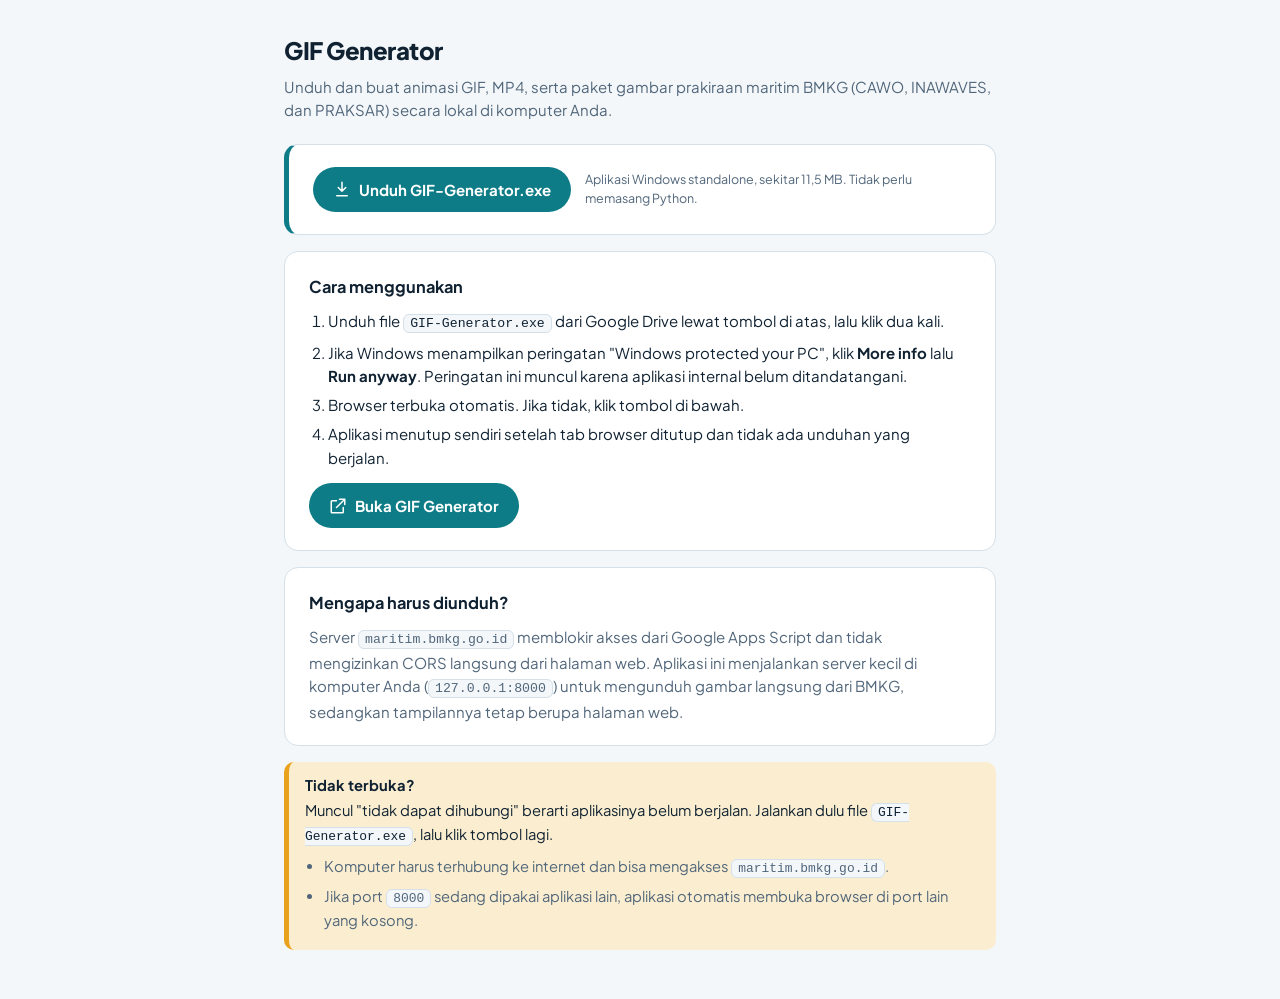
<file: apps/gif-generator.html>
<!DOCTYPE html>
<html lang="id">
<head>
<meta charset="utf-8">
<meta name="viewport" content="width=device-width, initial-scale=1">
<title>GIF Generator</title>
<link rel="stylesheet" href="https://fonts.googleapis.com/css2?family=Plus+Jakarta+Sans:wght@400;500;600;700;800&display=swap">
<style>
:root{--navy:#0B2E4F;--teal:#0E7C86;--teal-soft:#DDF0F1;--amber:#E9A21B;--amber-soft:#FBEED0;--paper:#F3F7FA;--ink:#102232;--muted:#51667A;--line:#D5E0E8;
  font-family:"Plus Jakarta Sans",system-ui,-apple-system,"Segoe UI",Roboto,sans-serif}
*{box-sizing:border-box}
body{margin:0;background:var(--paper);color:var(--ink);font-size:15px;line-height:1.55;-webkit-font-smoothing:antialiased}
main{max-width:760px;margin:0 auto;padding:32px 24px 56px}
h1{margin:0 0 6px;font-size:1.5rem;font-weight:800;letter-spacing:-.02em}
.lead{margin:0 0 22px;color:var(--muted)}
.card{background:#fff;border:1px solid var(--line);border-radius:14px;padding:22px 24px;margin-bottom:16px}
.card h2{margin:0 0 10px;font-size:1.02rem;font-weight:700}
.cta{display:flex;flex-wrap:wrap;align-items:center;gap:14px;border-left:5px solid var(--teal)}
.btn{display:inline-flex;align-items:center;gap:8px;background:var(--teal);color:#fff;text-decoration:none;font-weight:700;padding:11px 20px;border-radius:999px;border:0}
.btn:hover{background:#0b6a73}
.btn:focus-visible{outline:3px solid #2B7BE4;outline-offset:2px}
.btn svg{width:18px;height:18px;fill:none;stroke:currentColor;stroke-width:2;stroke-linecap:round;stroke-linejoin:round}
.cta small{color:var(--muted);flex:1 1 220px}
ol{margin:0;padding-left:1.2rem}
li{margin:6px 0}
code{background:var(--paper);border:1px solid var(--line);border-radius:6px;padding:1px 6px;font-size:.88em}
.note{background:var(--amber-soft);border-left:5px solid var(--amber);border-radius:10px;padding:12px 16px;font-size:.92rem}
.note b{display:block;margin-bottom:2px}
ul{margin:8px 0 0;padding-left:1.2rem;color:var(--muted)}
</style>
</head>
<body>
<main>
  <h1>GIF Generator</h1>
  <p class="lead">Unduh dan buat animasi GIF, MP4, serta paket gambar prakiraan maritim BMKG (CAWO, INAWAVES, dan PRAKSAR) secara lokal di komputer Anda.</p>

  <section class="card cta" aria-label="Unduh aplikasi">
    <a class="btn" href="https://drive.google.com/file/d/17eu3w1bxOmJMBpbjqNVidU0xjnvG-rB7/view?usp=sharing" target="_blank" rel="noopener">
      <svg viewBox="0 0 24 24" aria-hidden="true"><path d="M12 3v12M7 10l5 5 5-5M5 21h14"/></svg>
      Unduh GIF-Generator.exe
    </a>
    <small>Aplikasi Windows standalone, sekitar 11,5 MB. Tidak perlu memasang Python.</small>
  </section>

  <section class="card">
    <h2>Cara menggunakan</h2>
    <ol>
      <li>Unduh file <code>GIF-Generator.exe</code> dari Google Drive lewat tombol di atas, lalu klik dua kali.</li>
      <li>Jika Windows menampilkan peringatan "Windows protected your PC", klik <b>More info</b> lalu <b>Run anyway</b>. Peringatan ini muncul karena aplikasi internal belum ditandatangani.</li>
      <li>Browser terbuka otomatis. Jika tidak, klik tombol di bawah.</li>
      <li>Aplikasi menutup sendiri setelah tab browser ditutup dan tidak ada unduhan yang berjalan.</li>
    </ol>
    <p style="margin:14px 0 0"><a class="btn" href="http://127.0.0.1:8000" target="_blank" rel="noopener">
      <svg viewBox="0 0 24 24" aria-hidden="true"><path d="M14 3h7v7M10 14 21 3M19 14v6a1 1 0 0 1-1 1H4a1 1 0 0 1-1-1V6a1 1 0 0 1 1-1h6"/></svg>
      Buka GIF Generator</a></p>
  </section>

  <section class="card">
    <h2>Mengapa harus diunduh?</h2>
    <p style="margin:0;color:var(--muted)">Server <code>maritim.bmkg.go.id</code> memblokir akses dari Google Apps Script dan tidak mengizinkan CORS langsung dari halaman web. Aplikasi ini menjalankan server kecil di komputer Anda (<code>127.0.0.1:8000</code>) untuk mengunduh gambar langsung dari BMKG, sedangkan tampilannya tetap berupa halaman web.</p>
  </section>

  <div class="note" role="note">
    <b>Tidak terbuka?</b>
    Muncul "tidak dapat dihubungi" berarti aplikasinya belum berjalan. Jalankan dulu file <code>GIF-Generator.exe</code>, lalu klik tombol lagi.
    <ul>
      <li>Komputer harus terhubung ke internet dan bisa mengakses <code>maritim.bmkg.go.id</code>.</li>
      <li>Jika port <code>8000</code> sedang dipakai aplikasi lain, aplikasi otomatis membuka browser di port lain yang kosong.</li>
    </ul>
  </div>
</main>
</body>
</html>
</file>
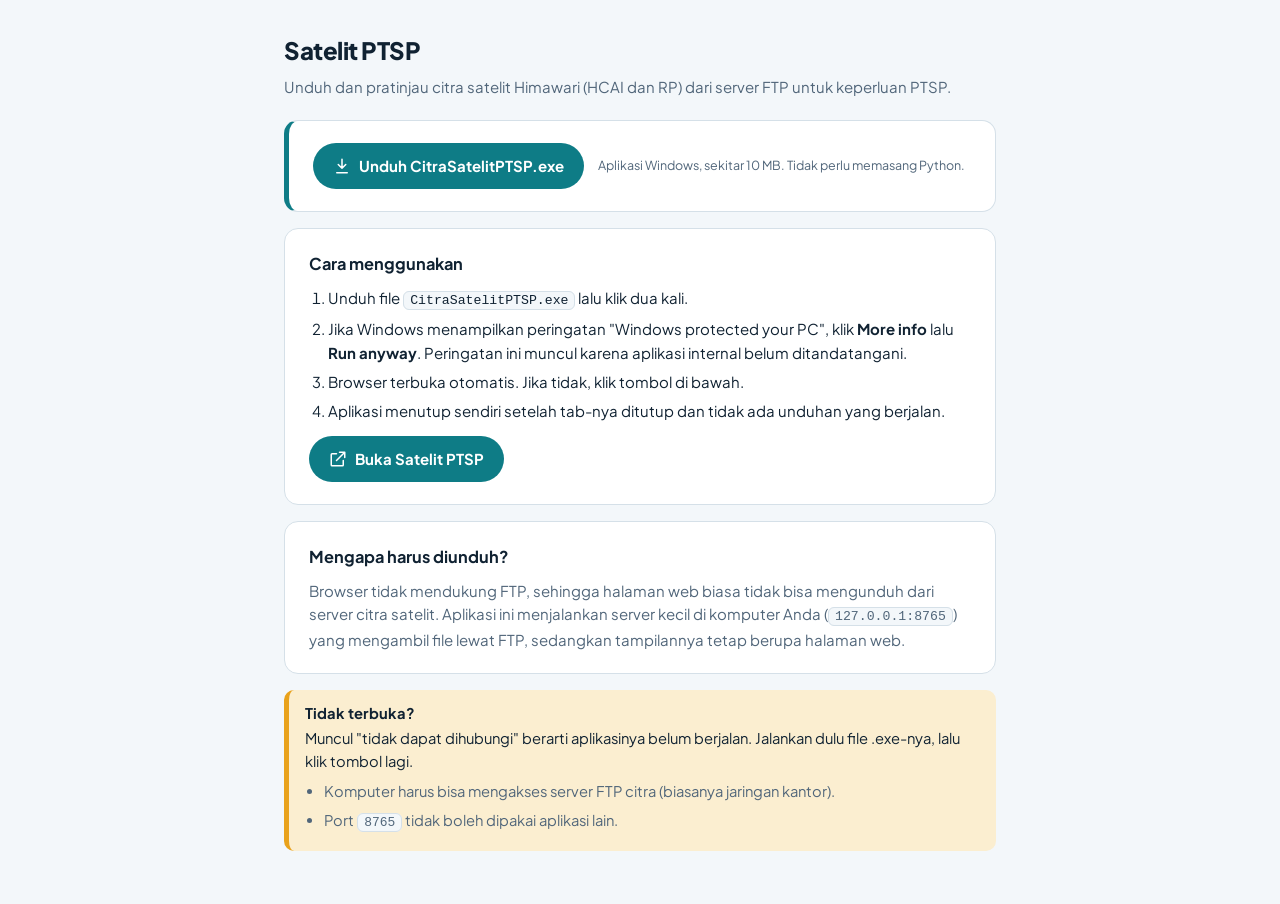
<file: apps/satelit-ptsp.html>
<!DOCTYPE html>
<html lang="id">
<head>
<meta charset="utf-8">
<meta name="viewport" content="width=device-width, initial-scale=1">
<title>Satelit PTSP</title>
<link rel="stylesheet" href="https://fonts.googleapis.com/css2?family=Plus+Jakarta+Sans:wght@400;500;600;700;800&display=swap">
<style>
:root{--navy:#0B2E4F;--teal:#0E7C86;--teal-soft:#DDF0F1;--amber:#E9A21B;--amber-soft:#FBEED0;--paper:#F3F7FA;--ink:#102232;--muted:#51667A;--line:#D5E0E8;
  font-family:"Plus Jakarta Sans",system-ui,-apple-system,"Segoe UI",Roboto,sans-serif}
*{box-sizing:border-box}
body{margin:0;background:var(--paper);color:var(--ink);font-size:15px;line-height:1.55;-webkit-font-smoothing:antialiased}
main{max-width:760px;margin:0 auto;padding:32px 24px 56px}
h1{margin:0 0 6px;font-size:1.5rem;font-weight:800;letter-spacing:-.02em}
.lead{margin:0 0 22px;color:var(--muted)}
.card{background:#fff;border:1px solid var(--line);border-radius:14px;padding:22px 24px;margin-bottom:16px}
.card h2{margin:0 0 10px;font-size:1.02rem;font-weight:700}
.cta{display:flex;flex-wrap:wrap;align-items:center;gap:14px;border-left:5px solid var(--teal)}
.btn{display:inline-flex;align-items:center;gap:8px;background:var(--teal);color:#fff;text-decoration:none;font-weight:700;padding:11px 20px;border-radius:999px;border:0}
.btn:hover{background:#0b6a73}
.btn:focus-visible{outline:3px solid #2B7BE4;outline-offset:2px}
.btn svg{width:18px;height:18px;fill:none;stroke:currentColor;stroke-width:2;stroke-linecap:round;stroke-linejoin:round}
.cta small{color:var(--muted);flex:1 1 220px}
ol{margin:0;padding-left:1.2rem}
li{margin:6px 0}
code{background:var(--paper);border:1px solid var(--line);border-radius:6px;padding:1px 6px;font-size:.88em}
.note{background:var(--amber-soft);border-left:5px solid var(--amber);border-radius:10px;padding:12px 16px;font-size:.92rem}
.note b{display:block;margin-bottom:2px}
ul{margin:8px 0 0;padding-left:1.2rem;color:var(--muted)}
</style>
</head>
<body>
<main>
  <h1>Satelit PTSP</h1>
  <p class="lead">Unduh dan pratinjau citra satelit Himawari (HCAI dan RP) dari server FTP untuk keperluan PTSP.</p>

  <section class="card cta" aria-label="Unduh aplikasi">
    <a class="btn" href="https://drive.google.com/uc?export=download&id=17-tVQoLBcOO_sbxT9Y5o2kQq-MKT5hPG" target="_blank" rel="noopener">
      <svg viewBox="0 0 24 24" aria-hidden="true"><path d="M12 3v12M7 10l5 5 5-5M5 21h14"/></svg>
      Unduh CitraSatelitPTSP.exe
    </a>
    <small>Aplikasi Windows, sekitar 10 MB. Tidak perlu memasang Python.</small>
  </section>

  <section class="card">
    <h2>Cara menggunakan</h2>
    <ol>
      <li>Unduh file <code>CitraSatelitPTSP.exe</code> lalu klik dua kali.</li>
      <li>Jika Windows menampilkan peringatan "Windows protected your PC", klik <b>More info</b> lalu <b>Run anyway</b>. Peringatan ini muncul karena aplikasi internal belum ditandatangani.</li>
      <li>Browser terbuka otomatis. Jika tidak, klik tombol di bawah.</li>
      <li>Aplikasi menutup sendiri setelah tab-nya ditutup dan tidak ada unduhan yang berjalan.</li>
    </ol>
    <p style="margin:14px 0 0"><a class="btn" href="http://127.0.0.1:8765" target="_blank" rel="noopener">
      <svg viewBox="0 0 24 24" aria-hidden="true"><path d="M14 3h7v7M10 14 21 3M19 14v6a1 1 0 0 1-1 1H4a1 1 0 0 1-1-1V6a1 1 0 0 1 1-1h6"/></svg>
      Buka Satelit PTSP</a></p>
  </section>

  <section class="card">
    <h2>Mengapa harus diunduh?</h2>
    <p style="margin:0;color:var(--muted)">Browser tidak mendukung FTP, sehingga halaman web biasa tidak bisa mengunduh dari server citra satelit. Aplikasi ini menjalankan server kecil di komputer Anda (<code>127.0.0.1:8765</code>) yang mengambil file lewat FTP, sedangkan tampilannya tetap berupa halaman web.</p>
  </section>

  <div class="note" role="note">
    <b>Tidak terbuka?</b>
    Muncul "tidak dapat dihubungi" berarti aplikasinya belum berjalan. Jalankan dulu file .exe-nya, lalu klik tombol lagi.
    <ul>
      <li>Komputer harus bisa mengakses server FTP citra (biasanya jaringan kantor).</li>
      <li>Port <code>8765</code> tidak boleh dipakai aplikasi lain.</li>
    </ul>
  </div>
</main>
</body>
</html>
</file>
<file: assets/shell.css>
:root{
  --navy:#0B2E4F; --navy-2:#14436D; --teal:#0E7C86; --teal-soft:#DDF0F1;
  --amber:#E9A21B; --amber-soft:#FBEED0; --blue-soft:#DEE9F5;
  --paper:#F3F7FA; --card:#FFFFFF; --ink:#102232; --muted:#51667A; --line:#D5E0E8;
  --surface:#FFFFFF; --navy-ink:#0B2E4F; --dash:#14436D; --amber-ink:#9A6A00;
  --bar-h:4rem;
  font-family:"Plus Jakarta Sans",system-ui,-apple-system,"Segoe UI",Roboto,sans-serif;
}
/* mode gelap (dipilih di beranda, disimpan di localStorage) */
html[data-theme="dark"]{
  color-scheme:dark;
  --paper:#0A141D; --card:#122130; --surface:#122130; --ink:#E6EEF5; --muted:#9DB2C4; --line:#24384A;
  --teal:#26AEB9; --teal-soft:rgba(38,174,185,.2); --blue-soft:rgba(106,174,234,.18); --amber-soft:rgba(233,162,27,.18);
  --navy-ink:#CFE3F5; --dash:#6AAEEA; --amber-ink:#F0B94A;
}
*{box-sizing:border-box}
/* ukuran dasar mengikuti lebar layar (14px di layar kecil sampai 20px di layar sangat lebar) */
html{font-size:clamp(14px,calc(10px + .45vw),20px)}
html,body{height:100%;margin:0}
body{background:var(--paper);color:var(--ink);font-size:.9375rem;line-height:1.5;-webkit-font-smoothing:antialiased}
button{font:inherit;color:inherit;cursor:pointer}
:focus-visible{outline:3px solid #2B7BE4;outline-offset:2px;border-radius:6px}
[hidden]{display:none!important}
svg{fill:none;stroke:currentColor;stroke-width:1.8;stroke-linecap:round;stroke-linejoin:round}

/* logo */
.logo-disc{display:inline-flex;align-items:center;justify-content:center;background:#fff;border-radius:50%;flex:none;overflow:hidden}
.logo-lg{width:4.25rem;height:4.25rem;padding:.45rem;box-shadow:0 0 0 4px rgba(255,255,255,.22)}
.logo-sm{width:40px;height:40px;padding:3px;box-shadow:0 0 0 1px var(--line)}
.bmkg-logo{width:100%;height:100%;object-fit:contain;display:block}

/* beranda */
.view{min-height:100dvh}
.hero{position:relative;background:linear-gradient(135deg,var(--navy) 0%,var(--navy-2) 100%);color:#fff;padding:clamp(28px,6vh,64px) 24px clamp(80px,13vh,130px);overflow:hidden}
.contour{position:absolute;inset:0;width:100%;height:100%}
.contour path{stroke:rgba(255,255,255,.1);stroke-width:1.3}
.contour path:nth-child(3n){stroke:rgba(233,162,27,.22)}
.hero-inner{position:relative;max-width:min(72rem,100%);margin:0 auto;display:flex;align-items:center;gap:24px}
.hero h1{margin:0;font-size:clamp(1.5rem,3.4vw,2.3rem);line-height:1.1;font-weight:800;letter-spacing:-.02em}
.hero-sub{margin:10px 0 0;max-width:46ch;color:#C8D8E6;font-size:clamp(.95rem,1.6vw,1.05rem)}

.entry-wrap{position:relative;max-width:min(72rem,100%);margin:clamp(-70px,-7vh,-44px) auto 0;padding:0 24px;display:grid;grid-template-columns:repeat(3,1fr);gap:20px}
.entry{display:flex;flex-direction:column;align-items:flex-start;text-align:left;gap:8px;background:var(--card);border:1px solid var(--line);border-radius:14px;padding:clamp(18px,3vh,32px) 22px 20px;position:relative;overflow:hidden;box-shadow:0 10px 30px -14px rgba(11,46,79,.35);transition:transform .15s ease,box-shadow .15s ease}
.entry::before{content:"";position:absolute;left:0;right:0;top:0;height:5px;background:var(--accent)}
.entry:hover{transform:translateY(-3px);box-shadow:0 18px 34px -14px rgba(11,46,79,.45)}
.entry-routine{--accent:var(--teal);--soft:var(--teal-soft)}
.entry-dash{--accent:var(--dash);--soft:var(--blue-soft)}
.entry-special{--accent:var(--amber);--soft:var(--amber-soft)}
.entry-icon{width:3rem;height:3rem;border-radius:.75rem;background:var(--soft);color:var(--accent,var(--navy));display:grid;place-items:center;margin-bottom:6px}
.entry-icon svg{width:1.6rem;height:1.6rem}
.entry-title{font-size:1.15rem;font-weight:700;letter-spacing:-.01em}
.entry-desc{color:var(--muted);font-size:.95rem;max-width:34ch}
.chips{display:flex;flex-wrap:wrap;gap:6px;margin-top:4px}
.chips i{font-style:normal;font-size:.8rem;font-weight:600;color:var(--navy-ink);background:var(--soft);padding:3px 10px;border-radius:999px}
.chips i[data-go-dash],.chips i[data-go-tool]{cursor:pointer;transition:background-color .15s ease,color .15s ease,transform .12s ease}
.chips i[data-go-dash]:hover,.chips i[data-go-tool]:hover{background:var(--accent);color:#fff;transform:translateY(-1px)}
.entry-cta{margin-top:auto;padding-top:14px;font-weight:700;color:var(--accent);font-size:.95rem}
.entry-special .entry-cta{color:var(--amber-ink)}

/* tampilan aplikasi */
.app-view{display:flex;flex-direction:column;height:100dvh;min-height:0}
.appbar{flex:none;min-height:var(--bar-h);display:flex;align-items:center;gap:12px;padding:8px 16px;background:var(--surface);border-bottom:1px solid var(--line)}
.appbar-title{margin:0;font-size:1.05rem;font-weight:700;letter-spacing:-.01em;line-height:1.25}
.appbar-dash .appbar-title{font-size:1rem;max-width:34ch}
.btn-home,.btn-ghost{display:inline-flex;align-items:center;gap:4px;border:1px solid var(--line);background:var(--surface);border-radius:999px;padding:7px 14px 7px 8px;font-weight:600;font-size:.9rem;color:var(--navy-ink)}
.btn-ghost{padding:7px 14px;margin-left:auto}
.btn-home svg{width:18px;height:18px}
.btn-home:hover,.btn-ghost:hover{background:var(--paper)}
.tabs{margin-left:auto;display:flex;gap:4px;overflow-x:auto;overflow-y:hidden;scrollbar-width:none}
.tabs::-webkit-scrollbar{display:none}
.tab{border:0;background:transparent;white-space:nowrap;padding:10px 16px;font-weight:600;font-size:.92rem;color:var(--muted);border-radius:8px;position:relative}
.tab:hover{background:var(--paper);color:var(--navy-ink)}
.tab[aria-selected="true"]{color:var(--navy-ink);background:var(--blue-soft)}
.tab[aria-selected="true"]::after{content:"";position:absolute;left:12px;right:12px;bottom:2px;height:3px;border-radius:3px;background:var(--teal)}

.stage{position:relative;flex:1;min-height:0;background:var(--surface)}
:root{--z:.9}
.stage iframe{position:absolute;top:0;left:0;width:calc(100% / var(--z));height:calc(100% / var(--z));transform:scale(var(--z));transform-origin:0 0;border:0;background:#fff}
.loader{position:absolute;inset:0;display:grid;place-content:center;justify-items:center;gap:14px;background:var(--paper);color:var(--muted);font-weight:600;z-index:2}
.spin{width:38px;height:38px;border-radius:50%;border:4px solid var(--line);border-top-color:var(--teal);animation:spin .9s linear infinite}
@keyframes spin{to{transform:rotate(360deg)}}

/* menu layanan khusus */
.menu-wrap{flex:1;max-width:1120px;width:100%;margin:0 auto;padding:40px 24px;display:grid;grid-template-columns:repeat(auto-fill,minmax(250px,330px));gap:18px;align-content:start}
.tool{text-decoration:none;color:inherit;display:flex;flex-direction:column;align-items:flex-start;text-align:left;gap:8px;background:var(--surface);border:1px solid var(--line);border-left:5px solid var(--amber);border-radius:14px;padding:24px;--soft:var(--amber-soft);--accent:var(--amber-ink);transition:box-shadow .15s ease,transform .15s ease}
.tool-teal{border-left-color:var(--teal);--soft:var(--teal-soft);--accent:var(--teal)}
.tool:hover{box-shadow:0 14px 28px -14px rgba(11,46,79,.4);transform:translateY(-2px)}

@media (max-width:900px){
  .entry-wrap{grid-template-columns:1fr;margin-top:-56px}
  .entry-desc{max-width:none}
  .appbar-dash{flex-wrap:wrap}
  .appbar-dash .appbar-title{max-width:none;flex:1 1 200px;font-size:.92rem}
  .tabs{margin-left:0;width:100%;order:5}
}
@media (max-width:560px){
  .hero{padding:44px 18px 104px}
  .hero-inner{flex-direction:column;align-items:flex-start;gap:16px}
  .btn-home span{display:none}
  .btn-home{padding:7px}
}
@media (prefers-reduced-motion:reduce){
  *{transition:none!important;animation-duration:.01ms!important}
}

.ver{max-width:1040px;margin:28px auto 0;padding:0 24px 24px;color:#8A9BAA;font-size:.75rem}
body.in-app{overflow:hidden}

/* sembunyikan / tampilkan bilah atas */
.appbar:not(.appbar-dash) .appbar-title{flex:1}
.bar-toggle{flex:none;width:34px;height:34px;display:grid;place-items:center;border:1px solid var(--line);background:var(--surface);border-radius:999px;color:var(--navy-ink)}
.bar-toggle:hover{background:var(--paper)}
.bar-toggle svg{width:18px;height:18px}
.bar-show svg{width:16px;height:16px}
.bar-show{display:none;position:fixed;top:0;right:16px;z-index:30;width:34px;height:20px;place-items:center;padding:0;border:0;border-radius:0 0 10px 10px;background:var(--navy);color:#fff;opacity:.8;box-shadow:0 3px 8px -3px rgba(11,46,79,.5)}
.bar-show:hover{opacity:1}
body.in-app.bar-hidden .appbar{display:none}
body.in-app.bar-hidden .bar-show{display:grid}

a.btn-ghost{text-decoration:none}


/* ---------- pilihan tema di beranda (icon saja) ---------- */
.theme-switch{position:absolute;top:clamp(12px,2.4vh,22px);right:clamp(14px,2vw,28px);z-index:2;display:inline-flex;padding:4px;gap:4px;background:rgba(255,255,255,.14);border:1px solid rgba(255,255,255,.28);border-radius:999px;backdrop-filter:blur(4px)}
.theme-switch button{display:inline-grid;place-items:center;width:2.2rem;height:2.2rem;padding:0;border:0;background:transparent;color:#fff;border-radius:50%;opacity:.8;-webkit-tap-highlight-color:transparent;transition:transform .18s ease,background-color .2s ease,box-shadow .2s ease,opacity .2s ease,color .2s ease}
.theme-switch button span{display:none}
.theme-switch button svg{width:1.15rem;height:1.15rem;transition:transform .45s cubic-bezier(.34,1.56,.64,1)}
.theme-switch button:hover{opacity:1;background:rgba(255,255,255,.2);transform:scale(1.12)}
.theme-switch button:hover svg{transform:rotate(25deg)}
.theme-switch button:active{transform:scale(.86)}
.theme-switch button[aria-pressed="true"]{background:#fff;color:var(--navy);opacity:1;box-shadow:0 2px 10px rgba(0,0,0,.28)}
.theme-switch button[data-theme-set="light"][aria-pressed="true"] svg{transform:rotate(90deg)}
.theme-switch button[data-theme-set="dark"][aria-pressed="true"] svg{transform:rotate(-20deg)}

/* ---------- Operational Routine: semua kotak terlihat saat dibuka, kotak pas dengan isinya ---------- */
.menu-routine{
  /* skala huruf mengikuti lebar DAN tinggi layar (mana yang lebih sempit) supaya 3 baris selalu muat */
  font-size:clamp(13px,min(1.3vw,2.5vh),21px);
  max-width:min(88em,100%);margin:0 auto;
  padding:clamp(12px,2.5vh,32px) clamp(14px,2vw,40px) clamp(52px,7vh,70px);   /* ruang bawah agar tombol Keluar tidak menutup kotak */
  gap:.9em 1em;
  grid-template-columns:repeat(4,minmax(0,1fr));
  grid-template-rows:none;grid-auto-rows:auto;
  align-content:center;               /* blok menu di tengah, tidak ditarik memenuhi layar */
  min-height:0;overflow:auto;
}
.menu-routine .tool{
  min-height:0;justify-content:center;
  padding:.95em 1.1em;gap:.35em;
  --tc-rgb:76,154,42;
  border-left-width:.3em;
}
.menu-routine .entry-icon{width:2.6em;height:2.6em;border-radius:.7em;margin-bottom:.1em}
.menu-routine .entry-icon svg{width:1.45em;height:1.45em}
.menu-routine .entry-title{font-size:1.2em;line-height:1.2}
.menu-routine .entry-desc{font-size:.92em;line-height:1.35;max-width:none}

/* warna per baris (diatur lewat data-row oleh shell.js sesuai jumlah kolom yang tampil)
   hijau - biru - oranye - ungu: sengaja berjauhan agar tiap baris mudah dibedakan */
.menu-routine .tool[data-row="0"]{--tc-rgb:76,154,42}
.menu-routine .tool[data-row="1"]{--tc-rgb:43,108,176}
.menu-routine .tool[data-row="2"]{--tc-rgb:217,132,10}
.menu-routine .tool[data-row="3"]{--tc-rgb:124,77,186}
.menu-routine .tool{
  --accent:rgb(var(--tc-rgb));
  --soft:rgba(var(--tc-rgb),.16);
  border-left-color:rgb(var(--tc-rgb));
  background:linear-gradient(rgba(var(--tc-rgb),.07),rgba(var(--tc-rgb),.07)),var(--surface);
}
html[data-theme="dark"] .menu-routine .tool[data-row="0"]{--tc-rgb:124,198,84}
html[data-theme="dark"] .menu-routine .tool[data-row="1"]{--tc-rgb:106,174,234}
html[data-theme="dark"] .menu-routine .tool[data-row="2"]{--tc-rgb:240,185,74}
html[data-theme="dark"] .menu-routine .tool[data-row="3"]{--tc-rgb:176,140,234}

@media (max-width:900px){
  .menu-routine{font-size:clamp(13px,min(1.9vw,2.3vh),19px);grid-template-columns:repeat(3,minmax(0,1fr))}
}
@media (max-width:640px),(max-height:480px){
  .menu-routine{grid-template-columns:repeat(2,minmax(0,1fr));align-content:start;font-size:14px}
}

/* beranda: kartu menu ikut tinggi layar supaya tidak ada ruang kosong besar di PC besar */
#view-home{display:flex;flex-direction:column}
#view-home .entry-wrap{width:100%;flex:none;padding-bottom:clamp(20px,4vh,48px)}
#view-home .entry{min-height:clamp(16rem,42vh,36rem);padding-left:clamp(20px,1.8vw,34px);padding-right:clamp(20px,1.8vw,34px)}
#view-home .entry-title{font-size:clamp(1.15rem,1.2vw + .5rem,1.7rem)}
#view-home .entry-desc{font-size:clamp(.95rem,.5vw + .65rem,1.2rem)}
#view-home .entry-icon{width:clamp(3rem,3.4vw,4.6rem);height:clamp(3rem,3.4vw,4.6rem)}
#view-home .entry-icon svg{width:55%;height:55%}
#view-home .entry-wrap{flex:1;max-width:min(80rem,100%);grid-template-rows:minmax(min-content,24rem);align-content:start}
#view-home .entry{min-height:0;height:100%}
@media (max-width:900px){#view-home .entry-wrap{grid-template-rows:none;flex:none}#view-home .entry{height:auto;min-height:0}}
</file>
